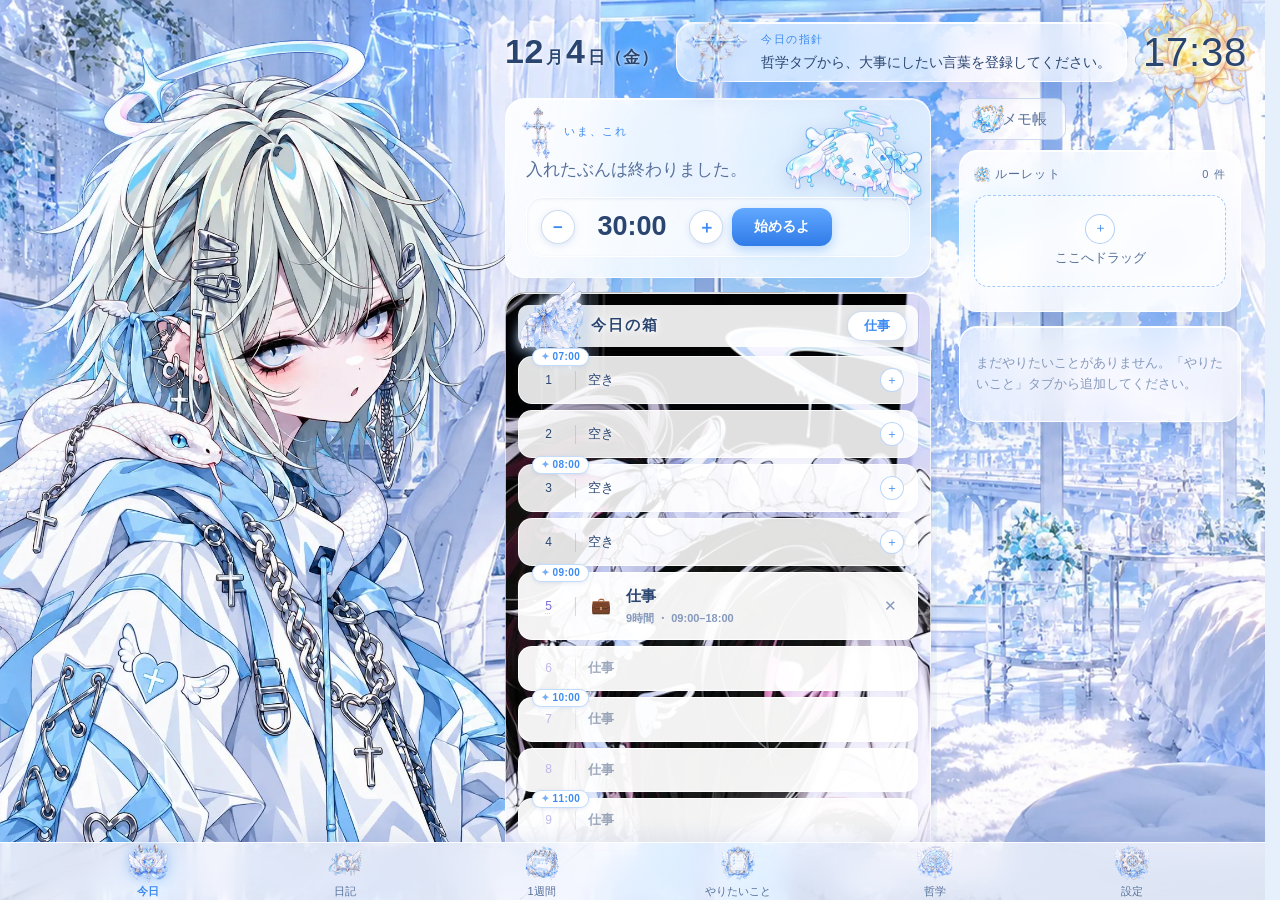
<file: index.html>
<!doctype html>
<html lang="ja">
<head>
<meta charset="utf-8">
<meta name="viewport" content="width=device-width, initial-scale=1">
<meta name="theme-color" content="#0f1115">
<!-- ▼ バージョン。上げるときは app.js の APP_VERSION と、下の2つの ?v= も同じ値に揃える -->
<meta name="app-version" content="2026-11-04.1">
<title>自己管理</title>
<!-- ▼ 画面のデザイン（設定タブで選ぶ。この端末だけ）。CSS より先に印を付けないと、
     開いた瞬間に一瞬だけダークが出てから切り替わる。選び方の本体は app.js の THEMES -->
<!--   何も選んでいない端末は天使。ダークを選ぶと "dark" が入る（印は付けない） -->
<script>try{var th=localStorage.getItem("jiko-kanri-theme");if(th===null)th="angel";if(th&&th!=="dark")document.documentElement.dataset.theme=th;}catch(e){document.documentElement.dataset.theme="angel";}</script>
<link rel="icon" href="data:image/svg+xml,<svg xmlns='http://www.w3.org/2000/svg' viewBox='0 0 100 100'><text y='.9em' font-size='90'>🧭</text></svg>">
<link rel="stylesheet" href="style.css?v=2026-11-04.1">
</head>
<body>

<!-- 古いキャッシュで動いていることを検知したら出る -->
<div class="updatebar" id="updateBar">
  <span>新しい版があります。読み込み直してください。</span>
  <button id="updateNow">最新に更新</button>
  <span class="note">やりたいことや画像は消えません</span>
</div>

<div class="wrap">
  <header>
    <div class="hleft">
      <div class="date" id="date"></div>
    </div>
    <div class="clock" id="clock">--:--</div>
  </header>

  <!-- ============ 今日（2カラム）============
       枠は画面の高さに固定して、左右それぞれの中でスクロールする。
       左：今日の指針／いま、これ／今日の箱　右：ルーレット／やりたいこと
       仕事／休みの切り替えと ＋− は「今日の箱」の中（app.js の renderBoxes）にある。
       ルーレットは右カラムの一番上に貼り付く（下までスクロールしてもドラッグ先が消えない） -->
  <section id="sec-now" class="on">
    <div class="home">
      <div class="col main">
        <div class="philo-bar" id="philoBar">
          <div class="label">今日の指針</div>
          <div class="text" id="philoText">哲学タブから、大事にしたい言葉を登録してください。</div>
        </div>
        <div class="now" id="nowCard"></div>
        <div id="boxList"></div>
        <div id="skippedList"></div>
        <div id="doneToday"></div>
      </div>
      <aside class="col side">
        <!-- メモ帳（やりたいことタブのものと同じ画面で開く。中身は別。app.js の openFinder("now")） -->
        <div class="row nowmemo"><button class="btn ghost" id="memoNowOpen"><span class="mk mk-memo">📝</span> メモ帳</button></div>
        <div id="rouletteBox"></div>
        <div id="unplaced"></div>
      </aside>
    </div>
  </section>

  <!-- ============ 1週間の予定（日曜はじまり。今週／来週の切り替え） ============ -->
  <section id="sec-week">
    <!-- この週に置くもの。一番上に置いて、スクロールしても貼り付く -->
    <div class="side weekside" id="weekSide"></div>
    <div id="weekWrap"></div>
  </section>

  <!-- ============ やりたいこと管理 ============ -->
  <section id="sec-tasks">
    <!-- やりたいことを見つけよう／メモ帳（どちらも同じ全画面で重なって開く。中身は app.js の renderFinder） -->
    <div class="row mt10"><button class="btn ghost" id="finderOpen"><span class="mk mk-finder">🌱</span> やりたいことを見つけよう</button><button class="btn ghost" id="memoOpen"><span class="mk mk-memo">📝</span> メモ帳</button></div>
    <h2>やりたいことを追加</h2>
    <div class="form">
      <input id="taskInput" placeholder="やりたいことを入力" autocomplete="off">
      <input class="mt8" id="taskUrl" placeholder="リンク（任意） https://..." autocomplete="off" inputmode="url" list="taskUrlList">
      <datalist id="taskUrlList"></datalist>
      <div class="row mt10">
        <span class="flabel">必要な箱</span>
        <input type="number" id="taskSize" min="1" max="16" value="1">
        <span class="fnote" id="taskSizeNote">箱 ＝ 30分</span>
      </div>
      <div class="chips mt10" id="freqChips">
        <button class="chip on" data-unit="once">単発</button>
        <button class="chip" data-unit="day">毎日</button>
        <button class="chip" data-unit="work">仕事の日</button>
        <button class="chip" data-unit="off">休みの日</button>
        <button class="chip" data-unit="week">週に</button>
        <button class="chip" data-unit="month">月に</button>
        <button class="chip" data-unit="days">N日に</button>
      </div>
      <div class="freqline mt10" id="freqLine" style="display:none">
        <span id="freqPre"></span>
        <input type="number" id="freqN" min="1" max="365" value="3" style="display:none">
        <span id="freqMid" style="display:none">日に</span>
        <input type="number" id="freqCount" min="1" max="99" value="1">
        <span>回</span>
      </div>
      <!-- 掴む未来（1つでもあるときだけ出る。中身は app.js の syncTaskGroupRow） -->
      <div class="row mt10" id="taskGroupRow" style="display:none">
        <span class="flabel">掴む未来</span>
        <select id="taskGroup"></select>
      </div>
      <div class="row mt10" style="justify-content:flex-end">
        <button class="btn" id="taskAdd">追加</button>
      </div>
    </div>

    <div id="taskList"></div>

  </section>

  <!-- ============ 日記 ============ -->
  <section id="sec-diary">
    <div class="diary-today">
      <div class="dhead">
        <div class="dtitle" id="diaryTitle"></div>
        <div class="dstate" id="diaryState"></div>
      </div>
      <div class="dfield" id="dDoneWrap">
        <label for="dDone">今日できたこと</label>
        <textarea id="dDone" placeholder="小さいことでいい。ひとつ書ければ十分"></textarea>
      </div>
      <div class="dfield" id="dGripeWrap" style="display:none">
        <label for="dGripe">今日の気持ち</label>
        <textarea id="dGripe" placeholder="誰にも見せない。好きに書く"></textarea>
      </div>
      <div class="dfield" id="dThanksWrap" style="display:none">
        <label for="dThanks">日常に感謝</label>
        <textarea id="dThanks" placeholder="あたりまえの中から、ひとつ"></textarea>
      </div>
      <!-- 自分で足したタグの欄。名前は自由なので app.js が組み立てる。
           打ちかけを消さないよう、並びが変わったときだけ作り直している -->
      <div id="diaryTags"></div>
      <div class="dmore" id="diaryMore">
        <button class="dtog" data-open="gripe">＋ 今日の気持ち</button>
        <button class="dtog" data-open="thanks">＋ 日常に感謝</button>
        <span id="diaryTagTogs"></span>
        <button class="dtog dtognew" id="diaryTagNew">＋ タグ</button>
      </div>
      <div class="dsave">
        <button class="btn" id="diarySaveBtn">保存する</button>
      </div>
    </div>

    <!-- 過去のもの。「同じ日に書いたもの」→「これまでの日記」の順。
         月の絞り込みの入力は静的に置いてある。描き直しで作り直すと、
         年を打っている途中で input が消えてフォーカスが飛ぶため -->
    <div id="diarySame"></div>
    <div class="dpasthead" id="diaryPastHead">
      <h2>これまでの日記</h2>
      <span class="dpcount" id="diaryCountLabel"></span>
      <div class="sp"></div>
      <input type="month" id="diaryMonthPick" aria-label="年月でしぼりこむ">
      <button class="dclear" id="diaryMonthAll">すべて</button>
    </div>
    <div class="chips dtagfilter" id="diaryTagFilter"></div>
    <div id="diaryPast"></div>
  </section>

  <!-- ============ 哲学 ============ -->
  <section id="sec-philo">
    <h2>人生哲学</h2>
    <button class="addtoggle" data-form="philoForm">＋ 言葉を追加</button>
    <div class="form" id="philoForm" style="display:none">
      <textarea id="philoInput" placeholder="大事にしたい考え方を書く&#10;例: 迷ったら、面倒な方を選ぶ"></textarea>
      <div class="row mt8" style="justify-content:flex-end">
        <button class="btn" id="philoAdd">追加</button>
      </div>
    </div>
    <div id="philoList"></div>

    <h2>やったときの一言</h2>
    <button class="addtoggle" data-form="cheerForm">＋ 一言を追加</button>
    <div class="form" id="cheerForm" style="display:none">
      <input id="cheerInput" placeholder="例: やったぜ！" autocomplete="off">
      <div class="row mt8" style="justify-content:flex-end">
        <button class="btn" id="cheerAdd">追加</button>
      </div>
    </div>
    <div id="cheerList"></div>

    <h2>お気に入りの画像</h2>
    <div class="empty-note" style="padding-top:0">
      <b>8枚まで。</b>その日の1枚が「今日の箱」の背景になります。
    </div>
    <div class="row">
      <button class="btn ghost" id="btnAddImg">画像を追加</button>
      <span class="fnote" id="imgNote"></span>
    </div>
    <input type="file" id="imgInput" accept="image/*" multiple style="display:none">
    <div id="imgList"></div>
  </section>

  <!-- ============ 設定 ============ -->
  <section id="sec-set">
    <!-- 2026-10-23 から：起きる〜寝るを30分ずつ箱にする（平日も休みの日も同じ数）。
         仕事の日は、仕事の時間の箱に「仕事」が入る。どちらも app.js の renderSettings -->
    <h2>起きる時刻と寝る時刻</h2>
    <div class="form">
      <div class="row">
        <span class="flabel">起きる</span>
        <input type="time" id="wakeTime" step="1800">
      </div>
      <div class="row mt8">
        <span class="flabel">寝る</span>
        <input type="time" id="sleepTime" step="1800">
      </div>
      <div class="empty-note" id="dayTimeNote"></div>
    </div>

    <h2>仕事の時間</h2>
    <div class="form">
      <div class="row">
        <input type="time" id="workFrom" step="1800">
        <span class="fnote">から</span>
        <input type="time" id="workTo" step="1800">
        <span class="fnote">まで</span>
      </div>
      <div class="empty-note" id="workNote"></div>
    </div>

    <h2>ほかの端末と同期</h2>
    <div class="empty-note" style="padding-top:0">
      <b>合言葉を忘れると、預けたものは二度と開けません。</b>紙に控えておいてください。
    </div>
    <div class="form">
      <div class="row">
        <span class="flabel">アドレス</span>
        <input id="syncUrl" style="flex:1" spellcheck="false" autocomplete="off"
               placeholder="https://iamidle.vercel.app/api/sync">
      </div>
      <div class="row mt8">
        <span class="flabel">名前</span>
        <input id="syncName" style="flex:1" spellcheck="false" autocomplete="off" placeholder="nikunokuni">
      </div>
      <div class="row mt8">
        <span class="flabel">合言葉</span>
        <input id="syncPass" type="password" style="flex:1" spellcheck="false" autocomplete="off"
               placeholder="ほかの端末と同じもの">
      </div>
      <div class="row mt10" style="justify-content:flex-end">
        <button class="btn" id="syncSave">つなぐ</button>
      </div>
    </div>
    <div class="row">
      <button class="btn ghost" id="syncGo">いま合わせる</button>
      <button class="btn ghost" id="syncOff" style="display:none">この端末の同期をやめる</button>
    </div>
    <div id="syncNote"></div>

    <!-- 招待コードで始める（はじめての人だけ。つないでいる端末では隠す。中身は app.js の bindSync） -->
    <div id="regWrap">
      <div class="row mt10">
        <button class="btn ghost" id="regOpen">招待コードで新しく始める</button>
      </div>
      <div class="form mt8" id="regForm" style="display:none">
        <div class="row">
          <span class="flabel">招待コード</span>
          <input id="regCode" style="flex:1" spellcheck="false" autocomplete="off" placeholder="ABCD-EFGH-JKMN">
        </div>
        <div class="row mt8">
          <span class="flabel">名前</span>
          <input id="regName" style="flex:1" spellcheck="false" autocomplete="off" placeholder="英数字と - _ で2〜20文字">
        </div>
        <div class="row mt8">
          <span class="flabel">合言葉</span>
          <input id="regPass" type="password" style="flex:1" spellcheck="false" autocomplete="new-password"
                 placeholder="12文字以上。自分で決める">
        </div>
        <div class="row mt8">
          <span class="flabel">もう一度</span>
          <input id="regPass2" type="password" style="flex:1" spellcheck="false" autocomplete="new-password"
                 placeholder="同じ合言葉">
        </div>
        <div class="row mt10" style="justify-content:flex-end">
          <button class="btn" id="regGo">登録してつなぐ</button>
        </div>
      </div>
    </div>

    <!-- 招待コードを出す（管理者だけに出る。中身は app.js の renderInvites） -->
    <div id="invWrap" style="display:none">
      <h2>招待コード</h2>
      <div class="form">
        <div class="row">
          <span class="flabel">使える回数</span>
          <input type="number" id="invUses" min="1" max="100" value="1" style="width:80px">
          <span class="fnote">回</span>
        </div>
        <div class="row mt8">
          <span class="flabel">期限</span>
          <input type="number" id="invDays" min="1" max="90" value="7" style="width:80px">
          <span class="fnote">日後まで</span>
        </div>
        <div class="row mt8">
          <span class="flabel">メモ</span>
          <input id="invLabel" style="flex:1" maxlength="40" autocomplete="off" placeholder="誰に渡すか（なくてもよい）">
        </div>
        <div class="row mt10" style="justify-content:flex-end">
          <button class="btn" id="invMake">コードを出す</button>
        </div>
      </div>
      <div id="invList"></div>
    </div>

    <h2>画面のデザイン</h2>
    <div class="chips" id="themeChips"></div>

    <h2>タイマーの音</h2>
    <div class="empty-note" style="padding-top:0">
      <b>最初の10秒だけ</b>鳴ります。
    </div>
    <div class="row">
      <button class="btn ghost" id="btnAddSnd">音を選ぶ</button>
      <button class="btn ghost" id="btnTestSnd">試しに鳴らす</button>
      <button class="btn ghost" id="btnResetSnd">既定の音に戻す</button>
    </div>
    <input type="file" id="sndInput" accept="audio/*" style="display:none">
    <div id="sndNote"></div>

    <h2>ブラウザの場所（起動ファイル用）</h2>
    <div class="empty-note" style="padding-top:0">
      ふつうは<b>空のままでかまいません</b>。起動ファイルに「見つかりませんでした」と出たときだけ入れてください。
    </div>
    <div class="form" id="browserPaths"></div>

    <h2>減らした箱（今月）</h2>
    <div id="cutStats"></div>

    <h2>データ</h2>
    <div id="stats"></div>
    <div class="row mt8" style="margin-top:16px">
      <button class="btn ghost" id="btnExport">バックアップ書き出し</button>
      <button class="btn ghost" id="btnImport">読み込み</button>
      <!-- ▼ ボタンと同じ箱に入れるため、行の中に置いて1行ぶん取る。
           人からもらったファイルは読み込ませない（中身をそのまま信じて取り込み、起動ファイルの引数にも入るため） -->
      <div class="empty-note" style="flex-basis:100%;padding:2px 2px 0">※必ず自分で書き出したものを読み込むようにしてください。</div>
    </div>
    <input type="file" id="fileInput" accept="application/json" style="display:none">

    <h2>バージョンと更新</h2>
    <div id="verBox"></div>

    <h2>リセット</h2>
    <button class="btn ghost" id="btnClearDone">完了した単発のやりたいことを消す</button>
    <div class="empty-note">
      データはこの端末のブラウザ内にのみ保存されます。<br>
      ブラウザのデータ削除に備えて、ときどき書き出しておくと安全です。
    </div>
  </section>
</div>

<nav>
  <div class="inner">
    <button data-tab="now" class="on"><span class="ic">🎯</span>今日</button>
    <button data-tab="diary"><span class="ic">📔</span>日記</button>
    <button data-tab="week"><span class="ic">🗓</span>1週間</button>
    <button data-tab="tasks"><span class="ic">📋</span>やりたいこと</button>
    <button data-tab="philo"><span class="ic">🧭</span>哲学</button>
    <button data-tab="set"><span class="ic">⚙️</span>設定</button>
  </div>
</nav>

<!-- やりたいことを見つけよう。やりたいことタブの上に全画面で重なる（PC用）。
     中身は app.js の renderFinder が組み立てる。保存は別のキー（jiko-kanri-finder-v1）で、同期しない -->
<div class="finder" id="finder">
  <div class="fdbar">
    <div class="fdtitle" id="fdTitle">やりたいことを見つけよう</div>
    <div class="fdsteps" id="fdSteps"></div>
    <div class="fdend">
      <button class="btn ghost" id="fdReset">まっさらに戻す</button>
      <button class="btn ghost" id="fdMemoClear">全部消す</button>
      <button class="iconbtn" id="fdClose" title="閉じる">✕</button>
    </div>
  </div>
  <div class="fdbody" id="fdBody"></div>
</div>

<div class="toast" id="toast"></div>

<!-- 完了したときの一言（ドーンと出る） -->
<div class="cheer" id="cheer"><div class="ctxt" id="cheerText"></div></div>

<!-- アプリ内ダイアログ（confirm/prompt の代わり） -->
<div class="modal" id="modal">
  <div class="sheet">
    <div class="mtitle" id="mTitle"></div>
    <div class="mdesc" id="mDesc"></div>
    <input id="mInput" style="display:none" autocomplete="off">
    <div class="mextra" id="mExtra" style="display:none"></div>
    <div class="mbtns">
      <button class="btn danger" id="mAlt" style="display:none"></button>
      <button class="btn ghost" id="mCancel">やめる</button>
      <button class="btn" id="mOk">OK</button>
    </div>
  </div>
</div>

<!-- やりたいことの編集（名前・くり返し・回数・箱数・曜日と時刻・まだ先の予定） -->
<div class="modal" id="editModal">
  <div class="sheet wide">
    <div class="mtitle" id="edTitle"></div>
    <div id="edBody"></div>
    <div class="mbtns">
      <button class="btn ghost" id="edCancel">やめる</button>
      <button class="btn" id="edOk">保存</button>
    </div>
  </div>
</div>

<!-- やりたいことに紐づくリンク・アプリの編集 -->
<div class="modal" id="linkModal">
  <div class="sheet wide">
    <div class="mtitle" id="lkTitle"></div>
    <div id="lkRows"></div>
    <div class="row mt10 lkadd">
      <button class="btn ghost" id="lkAddUrl">＋ リンク</button>
      <button class="btn ghost" id="lkAddApp">＋ アプリ</button>
      <button class="btn ghost" id="lkBat">起動ファイル(.bat)を書き出す</button>
    </div>
    <div class="empty-note" id="lkNote"></div>
    <div class="mbtns">
      <button class="btn ghost" id="lkCancel">やめる</button>
      <button class="btn" id="lkOk">保存</button>
    </div>
  </div>
</div>

<script src="app.js?v=2026-11-04.1"></script>
</body>
</html>
</file>
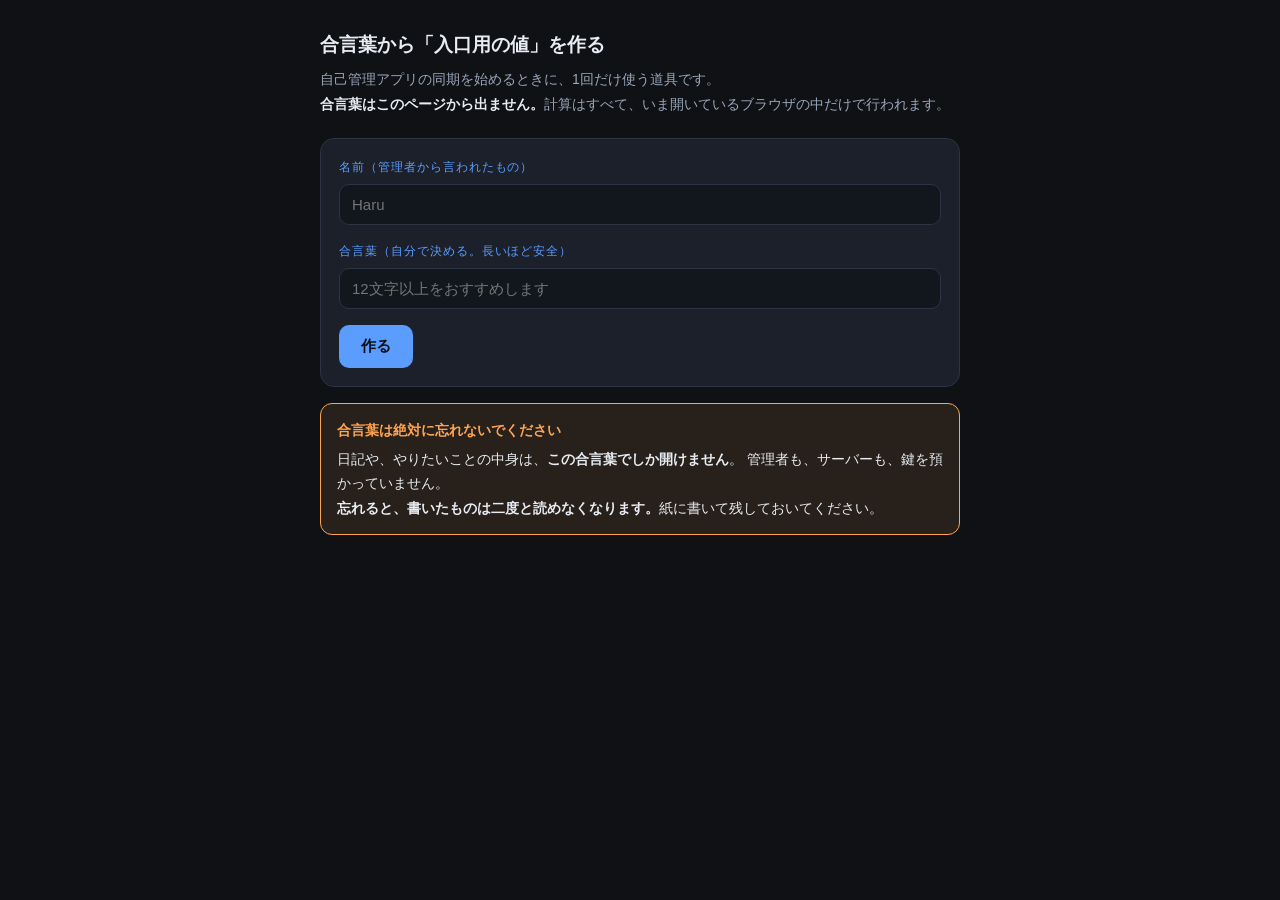
<file: sync/key.html>
<!doctype html>
<html lang="ja">
<head>
<meta charset="utf-8">
<meta name="viewport" content="width=device-width, initial-scale=1">
<title>合言葉から「入口用の値」を作る</title>
<style>
:root{--bg:#0f1115;--card:#1b202a;--line:#2c3342;--fg:#e8ecf3;--dim:#9aa5b8;--faint:#6b7688;--accent:#5b9cff;--warn:#ffa552}
*{box-sizing:border-box}
body{margin:0;background:var(--bg);color:var(--fg);font-size:15px;line-height:1.75;
 font-family:-apple-system,BlinkMacSystemFont,"Segoe UI","Hiragino Kaku Gothic ProN","Yu Gothic UI","Meiryo",sans-serif}
.wrap{max-width:680px;margin:0 auto;padding:28px 20px 80px}
h1{font-size:19px;margin:0 0 6px}
.lead{color:var(--dim);font-size:14px;margin-bottom:22px}
.card{background:var(--card);border:1px solid var(--line);border-radius:14px;padding:18px;margin-bottom:16px}
label{display:block;font-size:12px;letter-spacing:.08em;color:var(--accent);margin-bottom:6px}
input{width:100%;padding:11px 12px;font-size:15px;font-family:inherit;border-radius:10px;
 border:1px solid var(--line);background:#12161d;color:var(--fg)}
input+label{margin-top:16px}
button{margin-top:16px;background:var(--accent);color:#0b1017;border:none;border-radius:10px;
 padding:12px 22px;font-size:15px;font-weight:700;font-family:inherit;cursor:pointer}
button:disabled{opacity:.5;cursor:default}
.out{margin-top:16px;display:none}
.val{background:#12161d;border:1px solid var(--line);border-radius:10px;padding:12px;
 font-family:ui-monospace,Consolas,monospace;font-size:13px;word-break:break-all;user-select:all}
.note{color:var(--faint);font-size:13px;margin-top:10px}
.warn{border-color:var(--warn);color:var(--warn)}
b{color:var(--fg)}
.big{background:rgba(255,165,82,.1);border:1px solid var(--warn);border-radius:12px;padding:14px 16px;font-size:14px}
.big .t{color:var(--warn);font-weight:700;margin-bottom:4px}
</style>
</head>
<body>
<div class="wrap">
  <h1>合言葉から「入口用の値」を作る</h1>
  <div class="lead">
    自己管理アプリの同期を始めるときに、1回だけ使う道具です。<br>
    <b>合言葉はこのページから出ません。</b>計算はすべて、いま開いているブラウザの中だけで行われます。
  </div>

  <div class="card">
    <label for="name">名前（管理者から言われたもの）</label>
    <input id="name" autocomplete="off" spellcheck="false" placeholder="Haru">

    <label for="pass">合言葉（自分で決める。長いほど安全）</label>
    <input id="pass" type="text" autocomplete="off" spellcheck="false" placeholder="12文字以上をおすすめします">

    <button id="go">作る</button>

    <div class="out" id="out">
      <label style="margin-top:20px">入口用の値（これを管理者に渡す）</label>
      <div class="val" id="val"></div>
      <div class="note">
        この値から、合言葉を逆に割り出すことはできません。渡しても、日記の中身は読まれません。
      </div>
    </div>
  </div>

  <div class="big">
    <div class="t">合言葉は絶対に忘れないでください</div>
    日記や、やりたいことの中身は、<b>この合言葉でしか開けません</b>。
    管理者も、サーバーも、鍵を預かっていません。<br>
    <b>忘れると、書いたものは二度と読めなくなります。</b>紙に書いて残しておいてください。
  </div>
</div>

<script>
"use strict";
/* ▼▼ この作り方は app.js 側にも同じものがある。片方だけ直さないこと ▼▼
   合言葉から3つの値を作る。作り方を変えると、これまでのデータが開けなくなる。

     入口用（auth） … サーバーに送る。「この人だ」の確認だけに使う
     中身の鍵（enc） … 送らない。暗号化と復号にだけ使う
     見出しの鍵（id）… 送らない。日付やIDを伏せるのに使う

   auth は master を一方向に潰した値なので、これを渡しても enc は作れない。
   だから「入口用の値を管理者に渡しても、中身は読まれない」が成り立つ。
*/
/* ▼ この "iamidol" は綴り間違いのままで正しい。直してはいけない。
   置き場のアドレスやリポジトリ名とは無関係の、鍵を作るための材料（塩）。
   変えると今までのデータが開けなくなる。app.js の SYNC_SALT と必ず同じ値にすること */
const SALT_PREFIX = "iamidol.sync.v1:";
const ROUNDS = 200000;

async function deriveAuth(name, pass){
  const te = new TextEncoder();
  const base = await crypto.subtle.importKey("raw", te.encode(pass), "PBKDF2", false, ["deriveBits"]);
  const master = new Uint8Array(await crypto.subtle.deriveBits({
    name: "PBKDF2",
    salt: te.encode(SALT_PREFIX + name),   // 名前を塩に混ぜる。同じ合言葉でも人が違えば別の鍵になる
    iterations: ROUNDS,
    hash: "SHA-256"
  }, base, 256));
  const label = te.encode("auth");
  const buf = new Uint8Array(master.length + label.length);
  buf.set(master, 0); buf.set(label, master.length);
  const out = new Uint8Array(await crypto.subtle.digest("SHA-256", buf));
  return [...out].map(b => b.toString(16).padStart(2, "0")).join("");
}

const $ = id => document.getElementById(id);
$("go").onclick = async ()=>{
  const name = $("name").value.trim();
  const pass = $("pass").value;
  if(!name || !pass){ alert("名前と合言葉の両方を入れてください"); return; }
  if(!crypto.subtle){ alert("このブラウザでは計算できません（https で開いてください）"); return; }
  $("go").disabled = true; $("go").textContent = "計算中…";
  try{
    $("val").textContent = await deriveAuth(name, pass);
    $("out").style.display = "block";
  }catch(e){
    alert("作れませんでした: " + (e && e.message || e));
  }
  $("go").disabled = false; $("go").textContent = "作り直す";
};
</script>
</body>
</html>
</file>
<file: style.css>
/* ============================================================
   自己管理アプリ スタイル
   PC前提。ホームは2カラム、下部タブは4つのまま残す
   ============================================================ */

:root{
  --bg:#0f1115;
  --bg2:#161a21;
  --card:#1b202a;
  --card2:#232936;
  --line:#2c3342;
  --fg:#e8ecf3;
  --fg-dim:#9aa5b8;
  --fg-faint:#6b7688;
  --accent:#5b9cff;
  --accent2:#ffd166;
  --ok:#4ecb8f;
  --warn:#ffa552;
  --danger:#ff6b6b;
  /* ▼ デザインの切り替え（設定タブ）で差し替える値。下の「デザイン：◯◯」の節が上書きする。
       色を足すときは、ここに名前を作ってから使うこと。じかに書くと、ほかのデザインで浮く */
  --accent-rgb:91,156,255;      /* --accent を薄く敷くとき用。rgba(var(--accent-rgb),.1) */
  --accent2-rgb:255,209,102;
  --warn-rgb:255,165,82;
  --ok-rgb:78,203,143;
  --on-accent:#0b1017;          /* --accent を塗ったボタンの上の字 */
  --on-accent2:#241c00;         /* --accent2 を塗ったボタンの上の字 */
  --radius:14px;
  --navh:58px;          /* 下のタブ帯の高さ。帯そのものにも、今日タブの下の空けにも、これ1つを使う */
}
*{box-sizing:border-box}
html,body{margin:0;padding:0}
/* ▼ 縦スクロールバーのぶんを、出ていないタブでも空けておく。
     空けないと、長いページ（やりたいこと・設定）に移ったときだけ画面が
     スクロールバーのぶん狭くなり、下のタブ帯まで一緒に動く */
html{scrollbar-gutter:stable}
/* ▼ 横にはみ出したぶんでスクロールバーを出さない。
     天使・闇の時計の後ろの飾り（#clock::before）は、もとは大きく描いて右へはみ出させていた（いまは太陽と月で小さいが、念のため残す）。
     はみ出した先は画面の外で、もともと見えない。それなのにPCでは、ページの下に横のスクロールバーが出ていた
     （1週間・やりたいこと・哲学・設定。2026-10-14 本人）。
     ▼ body には付けないこと。付けると body が自分でスクロールする箱になり、縦のスクロールまで変わる */
html{overflow-x:hidden}
body{
  background:var(--bg);
  color:var(--fg);
  font-family:-apple-system,BlinkMacSystemFont,"Segoe UI","Hiragino Kaku Gothic ProN","Yu Gothic UI","Meiryo",sans-serif;
  font-size:15px;line-height:1.6;
  padding-bottom:88px;
  -webkit-font-smoothing:antialiased;
}
.wrap{max-width:1180px;margin:0 auto;padding:0 24px}

/* ---------- 更新のお知らせ ---------- */
.updatebar{
  display:none;
  align-items:center;gap:12px;flex-wrap:wrap;
  background:var(--accent2);color:var(--on-accent2);
  padding:10px 24px;font-size:14px;font-weight:700;
}
.updatebar.on{display:flex}
.updatebar button{
  background:var(--on-accent2);color:var(--accent2);border:none;border-radius:8px;
  padding:7px 14px;font-size:14px;font-weight:700;font-family:inherit;cursor:pointer;
}
.updatebar button:hover{filter:brightness(1.25)}
.updatebar .note{font-weight:400;opacity:.75;font-size:12px}

/* ---------- header ---------- */
header{padding:20px 0 4px;display:flex;align-items:flex-start;justify-content:space-between;gap:16px}
/* ▼ 日付は大きく（2026-10-16 本人。「午前・平日」の行と、年はやめた）。数字だけ大きく、月・日・曜日は <small> で小さく。
     縮めない。幅が足りなければ今日の指針のほうが細くなる。
     後ろの太陽と月（.hdeco）は 2026-10-23 にやめた（本人）。太陽と月は時計の後ろだけ */
.hleft{position:relative;flex:none;align-self:center}
.date{
  position:relative;z-index:1;white-space:nowrap;
  font-size:clamp(24px,7vw,34px);font-weight:700;letter-spacing:.02em;line-height:1.1;color:var(--fg);
}
.date small{font-size:.5em;font-weight:600;letter-spacing:.04em;margin:0 .12em}
/* スマホの細い画面では、大きくした日付に押されて時刻が右にはみ出す。時刻のほうを少し小さく */
@media (max-width:400px){ header .clock, html[data-theme] header .clock{font-size:30px} }
.clock{font-size:30px;font-weight:300;color:var(--fg-dim);font-variant-numeric:tabular-nums;flex:none}

/* ---------- philosophy banner ---------- */
.philo-bar{
  margin:0 0 14px;padding:14px 18px;
  background:linear-gradient(135deg,#1d2431,#171b24);
  border:1px solid var(--line);border-left:3px solid var(--accent2);
  border-radius:var(--radius);cursor:pointer;
}
.philo-bar .label{font-size:11px;letter-spacing:.14em;color:var(--accent2);opacity:.8}
.philo-bar .text{font-size:16px;line-height:1.7;margin-top:5px;white-space:pre-wrap}
/* ▼ PC ではヘッダーの中（日付と時刻のあいだ）に置く（app.js の placePhiloBar()）。2026-10-11 本人。
     長い言葉でヘッダーが伸びないよう、2行で切る。ヘッダーは全タブ共通なので、今日タブ以外では隠す */
header .philo-bar{flex:1;min-width:0;margin:0;padding:8px 14px;align-self:center;position:relative;z-index:1}  /* 時計の後ろの羽より手前 */
header .philo-bar .text{
  font-size:14px;line-height:1.6;margin-top:2px;
  display:-webkit-box;-webkit-box-orient:vertical;-webkit-line-clamp:2;overflow:hidden;
}
body:not(.now-fixed) header .philo-bar{display:none}

/* ---------- tabs（6つ） ----------
   ▼ 帯の高さは --navh で決め打ちにしてある。**中身で伸び縮みさせないこと。**
     もとは中身なりの高さだったので、
     ・「やりたいこと」の字が折り返す（狭い画面）
     ・スクロールバーが出て帯が少し狭くなり、折り返す側に倒れる（長いページ）
     この2つで、タブによって帯の高さが変わっていた。押す場所がずれるので直した（2026-09-10） */
nav{
  position:fixed;left:0;right:0;bottom:0;z-index:50;
  height:var(--navh);            /* 上の線こみでこの高さ（box-sizing:border-box）。
                                    今日タブが下に空ける量と、ぴったり同じになる */
  background:rgba(15,17,21,.94);backdrop-filter:blur(12px);
  border-top:1px solid var(--line);
}
nav .inner{max-width:1180px;margin:0 auto;display:flex;height:100%}
nav button{
  flex:1;min-width:0;background:none;border:none;color:var(--fg-faint);
  padding:0;font-family:inherit;cursor:pointer;
  display:flex;flex-direction:column;align-items:center;justify-content:center;gap:3px;
  /* 折り返させない。狭い画面では字だけ小さくして、6つを1行に収める。
     ▼ いちばん長い「やりたいこと」（6文字）が枠に収まるかで決まる。
       枠は画面幅の 1/6。文字は 2.5vw × 6 = 15vw なので、1/6（16.7vw）に収まる。
       この数字を上げると、狭い画面で字が枠からはみ出す */
  white-space:nowrap;
  font-size:clamp(8px, 2.5vw, 11px);
}
nav button .ic{font-size:clamp(16px, 4.6vw, 19px);line-height:1}
nav button:hover{color:var(--fg-dim)}
nav button.on{color:var(--accent)}

section{display:none}
section.on{display:block}

h2{font-size:12px;letter-spacing:.12em;color:var(--fg-faint);font-weight:600;margin:22px 0 9px}

/* ---------- ホームの2カラム ----------
   左：今日の指針・いま、これ・今日の箱　／　右：やりたいこと・ルーレット
   ------------------------------------ */
.home{
  display:grid;
  grid-template-columns:minmax(0,1fr) minmax(0,340px);
  gap:22px;align-items:start;
}
.home .col{min-width:0}

/* ▼ 今日タブだけ、枠を画面の高さに固定して、左右それぞれの中でスクロールさせる。
     印は switchTab() が body に付ける。ほかのタブはページ全体がこれまでどおり動く。
     ・nav は position:fixed なので、その高さぶんを .wrap の下に空けている
     ・列に overflow を効かせるには min-height:0 が要る（grid/flex の既定は auto で縮まない）
     ・狭い画面（600px 以下）では1カラムに戻り、固定もやめる（下の @media） */
body.now-fixed{
  height:100vh;height:100dvh;
  overflow:hidden;padding-bottom:0;
  display:flex;flex-direction:column;
}
body.now-fixed .wrap{
  flex:1;min-height:0;display:flex;flex-direction:column;
  padding-bottom:var(--navh);
}
body.now-fixed #sec-now.on{flex:1;min-height:0;display:flex;flex-direction:column;padding-top:10px}
body.now-fixed .home{flex:1;min-height:0;align-items:stretch}
body.now-fixed .home .col{
  min-height:0;overflow-y:auto;overscroll-behavior:contain;
  padding-right:6px;                 /* スクロールバーが中身に重ならないように */
}
/* 中身が下まで来たとき、最後の行が切り立って見えないように少しだけ空ける */
body.now-fixed .home .col::after{content:"";display:block;height:10px}

/* ▼ ルーレットは右カラムの一番上に貼り付ける（2026-08-15）。
     やりたいことが増えて下までスクロールしても、ドラッグの落とし先が画面から消えない。
     ・貼り付く相手は「スクロールしている枠」＝ .col なので、
       .col が overflow を持っている今日タブ（body.now-fixed）でだけ効く
     ・下地（--bg）を敷かないと、パネルの隙間から下の中身が透けて見える
     ・候補が増えたときのために丈を切ってある。切らないと、
       ルーレットだけで枠が埋まって、ドラッグの元になる一覧に手が届かなくなる。
       落とし先（「ここにドラッグして候補を足す」）はパネルの先頭にあるので、
       丈を切っても、落とし先そのものは必ず見えている */
/* ルーレットの上のメモ帳のボタン */
.side .nowmemo{margin-bottom:10px}
body.now-fixed .side #rouletteBox{
  position:sticky;top:0;z-index:20;
  background:var(--bg);
  max-height:50%;overflow-y:auto;
}

/* ▼ 2カラムをやめる幅を 900 → 600 に下げた（2026-08-17）。
     ノートPCで「あと少しで2カラムにならない」ことがあったため。
     ただし右の列を 340px のままにすると、600px では左が細くなりすぎる。
     900px を切ったところから、右の列と隙間を少しずつ詰めて左に幅を残す */
@media (max-width:900px){
  .home{
    grid-template-columns:minmax(0,1fr) minmax(0,clamp(230px,38vw,340px));
    gap:14px;
  }
}

@media (max-width:600px){
  .home{grid-template-columns:minmax(0,1fr);gap:22px}
  /* 狭いときは固定をやめる。1カラムで縦に長いので、ページごとスクロールしたほうが読める */
  body.now-fixed{height:auto;overflow:visible;display:block;padding-bottom:88px}
  body.now-fixed .wrap{display:block;padding-bottom:0}
  body.now-fixed #sec-now.on{display:block;padding-top:0}
  body.now-fixed .home .col{overflow-y:visible;padding-right:0}
  body.now-fixed .home .col::after{display:none}
  /* 貼り付ける相手（枠）が無くなるので、ここで解く。
     解かないと画面そのものに貼り付いて、ヘッダーの上に居座る */
  body.now-fixed .side #rouletteBox{position:static;max-height:none;overflow-y:visible;background:none}
}

/* ▼ スマホは、ページそのものはスクロールさせず、.wrap の中だけをスクロールさせる（2026-10-11）。
     ページごとスクロールすると、ブラウザのアドレスバーが出たり引っ込んだりして下のタブ帯が上下し、
     いちばん上・下でのはね返りで背景の絵も一緒に動いていた。
     ・html と body は画面の高さで止めて動かさない。帯（nav）と背景（body::before）は position:fixed のまま
     ・タブを切り替えたときに上に戻すのは、window ではなく .wrap（app.js の switchTab()）
     ・代わりにアドレスバーは引っ込まなくなる */
@media (max-width:600px){
  html{height:100%;overflow:hidden}
  body,body.now-fixed{
    height:100%;height:100dvh;overflow:hidden;padding-bottom:0;
    display:flex;flex-direction:column;
  }
  .wrap,body.now-fixed .wrap{
    flex:1;min-height:0;width:100%;
    overflow-y:auto;overscroll-behavior:contain;-webkit-overflow-scrolling:touch;
    padding-bottom:88px;
  }
}

/* ---------- now card ---------- */
.now{
  background:linear-gradient(135deg,#213050,#1a2030);
  border:1px solid #33456b;border-radius:18px;padding:20px;margin-bottom:14px;
}
.now .label{font-size:11px;letter-spacing:.16em;color:var(--accent)}
.now .txt{font-size:25px;font-weight:700;line-height:1.45;margin:8px 0 6px;white-space:pre-wrap}
.now .sub{font-size:13px;color:var(--fg-dim);margin-bottom:16px}
.now .empty{font-size:17px;font-weight:500;color:var(--fg-dim);margin:10px 0 4px;white-space:pre-wrap}
.now .txt a{color:inherit;text-decoration:none}
.now .btnrow{display:flex;gap:8px;align-items:center;flex-wrap:wrap}
.now button{
  background:var(--accent);color:var(--on-accent);border:none;border-radius:10px;
  padding:11px 20px;font-size:15px;font-weight:700;font-family:inherit;cursor:pointer;
}
.now button:hover{filter:brightness(1.08)}
.now .open{
  background:none;border:1px solid rgba(255,255,255,.22);color:var(--fg);
  font-weight:600;text-decoration:none;display:inline-flex;align-items:center;
  padding:11px 18px;border-radius:10px;font-size:15px;
}
.now .skip{
  background:none;border:none;color:var(--fg-dim);
  font-size:13px;padding:11px 4px;text-decoration:underline;
  font-family:inherit;cursor:pointer;font-weight:400;
}

/* ---------- いま、これ の中のタイマー ---------- */
.now .timer{
  display:flex;align-items:center;gap:9px;flex-wrap:wrap;
  margin-top:14px;padding:9px 12px;
  background:rgba(0,0,0,.24);border:1px solid rgba(255,255,255,.13);border-radius:12px;
}
.now .timer .ttime{
  font-size:27px;font-weight:700;line-height:1.1;
  font-variant-numeric:tabular-nums;min-width:96px;text-align:center;
}
.now .timer.run .ttime{color:var(--accent)}
.now .timer.done .ttime{color:var(--warn)}
/* ＋− は数字の左右に置く小さい四角。.now button の大きい塗りを上書きする */
.now .tadj{
  background:none;border:1px solid rgba(255,255,255,.22);color:var(--fg);
  width:34px;height:34px;padding:0;border-radius:9px;
  font-size:17px;font-weight:700;line-height:1;flex:none;
}
.now .tadj:hover{border-color:var(--accent);color:var(--accent);filter:none}
.now .tgo{padding:9px 18px;font-size:14px;border-radius:10px}
.now .tgo.off{background:none;border:1px solid rgba(255,255,255,.22);color:var(--fg-dim)}
.now .tnote{font-size:11px;color:var(--fg-faint)}
.now .timer.done .tnote{color:var(--warn);font-size:13px;font-weight:700}
.now .tquiet{
  background:none;border:1px solid var(--warn);color:var(--warn);
  padding:7px 12px;font-size:12px;font-weight:600;border-radius:9px;
}
/* 時間になったら、気づけるように点滅させる */
.now .timer.done{border-color:var(--warn);animation:tblink 1s ease-in-out 6}
@keyframes tblink{
  0%,100%{background:rgba(0,0,0,.24)}
  50%{background:rgba(var(--warn-rgb),.22)}
}

/* ---------- 箱の列 ---------- */
.boxrow{
  position:relative;
  display:flex;align-items:center;gap:12px;
  background:var(--card);border:1px solid var(--line);border-radius:12px;
  padding:11px 13px;margin-bottom:6px;
}
/* 時刻の線。ちょうど◯時のところだけに出す目安 */
.boxrow .bclock{
  position:absolute;left:13px;top:-8px;
  font-size:10px;color:var(--accent2);background:var(--bg);
  padding:0 5px;border-radius:99px;letter-spacing:.04em;pointer-events:none;
}
.boxrow .bi{
  flex:none;min-width:44px;text-align:center;
  font-size:12px;color:var(--fg-faint);font-variant-numeric:tabular-nums;
  border-right:1px solid var(--line);padding-right:10px;
}
.boxrow .bt{flex:1;min-width:0;font-size:15px;word-break:break-word}
.boxrow .bs{font-size:11px;color:var(--fg-faint);margin-top:2px}
/* 仕事（2026-10-23）。✓ の代わりに印を置いて、字の位置をほかの行とそろえる */
.boxrow .wmark{width:26px;flex:none;text-align:center;font-size:16px;line-height:1}
.boxrow.work .bt, .wkbox.work .wktxt{font-weight:600}
/* 箱の数の直し。行に部品を足さず、もともとある左の番号を押させる。
   ＋− を行に並べると、すぐ下の「その日の箱の ＋−」と取り違えるので置かない */
/* 押せると気づけるように、点線を薄く敷いておく（番号は目立たせすぎない） */
.boxrow .bi.pick{
  cursor:pointer;border-radius:9px 0 0 9px;
  text-decoration:underline dotted rgba(255,255,255,.28);text-underline-offset:3px;
}
.boxrow .bi.pick:hover{color:var(--accent);background:var(--card2)}
/* 押したときに行の下へ出る選択列 */
.bpick{
  display:flex;align-items:center;gap:6px;flex-wrap:wrap;
  margin:-2px 0 6px;padding:8px 10px;
  background:var(--card2);border:1px solid var(--line);border-radius:11px;
}
.bpick .lb{font-size:11px;color:var(--fg-faint);flex:none}
.bpick .chip{padding:5px 12px;font-size:12px;font-variant-numeric:tabular-nums}
.boxrow.empty{border-style:dashed;background:none}
.boxrow.empty .bt{color:var(--fg-faint);font-size:13px}
/* 押すと、その箱に予定を入れられる空き箱 */
.boxrow.empty.tap{cursor:pointer}
.boxrow.empty.tap:hover{border-color:var(--accent);background:rgba(var(--accent-rgb),.08)}
.boxrow.empty.tap:hover .bt{color:var(--accent)}
/* ドラッグ中の受け皿 */
.boxrow.over{border-color:var(--accent);border-style:solid;background:rgba(var(--accent-rgb),.12)}
.boxrow.over .bt{color:var(--accent)}
.boxrow[draggable="true"]{cursor:grab}
.boxrow.dragging,.item.dragging{opacity:.35}
.grip{flex:none;color:var(--fg-faint);font-size:13px;cursor:grab;line-height:1;padding:0 2px}
.grip:active{cursor:grabbing}
.boxrow.current{border-color:var(--accent);background:#1d2534}
.boxrow.done{opacity:.45}
.boxrow.done .bt{text-decoration:line-through}
.boxrow.span2 .bi{color:var(--accent2)}
/* 2箱以上のものの、2つ目から下の箱。薄く出すだけで、押しても何も起きない。
   ▼ 行そのものを opacity で薄くしないこと。ごほうびの画像を敷いているとき、
     まだやっていない箱から画像が透けてしまう。薄くするのは中の字だけ */
.boxrow.cont{pointer-events:none}
.boxrow.cont > :not(.bclock){opacity:.45}
.boxrow.cont .bi{color:var(--accent2)}
.boxrow.cont .bt{font-size:13px}

/* ---------- list items ---------- */
.item{
  display:flex;align-items:center;gap:10px;
  background:var(--card);border:1px solid var(--line);border-radius:var(--radius);
  padding:11px 13px;margin-bottom:7px;
}
.item .grow{flex:1;min-width:0}
.item .t{font-size:15px;word-break:break-word}
.item .s{font-size:12px;color:var(--fg-faint);word-break:break-all;margin-top:2px}
.item.done{opacity:.45}
.item.done .t{text-decoration:line-through}
.item.met{opacity:.55}
.item.skipped{opacity:.5}
.item.skipped .t{color:var(--fg-dim)}

.check{
  width:26px;height:26px;flex:none;border-radius:50%;
  border:2px solid var(--fg-faint);background:none;cursor:pointer;
  display:flex;align-items:center;justify-content:center;color:transparent;
  font-size:12px;font-weight:700;font-family:inherit;
}
.check:hover{border-color:var(--accent)}
.check.on{background:var(--ok);border-color:var(--ok);color:var(--on-accent)}
.check.part{border-color:var(--accent);color:var(--accent)}

.iconbtn{
  background:none;border:none;color:var(--fg-faint);font-size:15px;
  padding:5px 7px;cursor:pointer;font-family:inherit;flex:none;border-radius:8px;
}
.iconbtn:hover{background:var(--card2);color:var(--fg-dim)}
.iconbtn.del:hover{color:var(--danger)}
.iconbtn.faint{opacity:.28}
.iconbtn.put{color:var(--accent);font-weight:700;font-size:13px;border:1px solid var(--line)}
.iconbtn.put:hover{border-color:var(--accent);background:rgba(var(--accent-rgb),.1)}
/* 複製（同じものを、その日にもう1つ）。「増やす」操作なので ✕ と色で見分ける */
.iconbtn.dup{font-size:13px}
.iconbtn.dup:hover{color:var(--accent);background:rgba(var(--accent-rgb),.12)}

/* ---------- progress ---------- */
.prog{display:flex;align-items:center;gap:8px;margin-top:6px}
.bar{flex:1;height:5px;background:var(--card2);border-radius:99px;overflow:hidden;min-width:40px}
.bar i{display:block;height:100%;background:var(--accent);border-radius:99px;transition:width .25s}
.bar i.met{background:var(--ok)}
.bar i.late{background:var(--warn)}
.pmeta{font-size:11px;color:var(--fg-faint);flex:none;font-variant-numeric:tabular-nums}
.pmeta b{color:var(--fg-dim);font-weight:700}
.tag{font-size:11px;padding:1px 7px;border-radius:99px;flex:none;font-weight:600}
.tag.late{background:rgba(var(--warn-rgb),.16);color:var(--warn)}
.tag.ok{background:rgba(var(--ok-rgb),.14);color:var(--ok)}
.tag.freq{background:var(--card2);color:var(--fg-faint)}
.tag.now{background:rgba(var(--accent-rgb),.18);color:var(--accent)}
.tag.box{background:rgba(var(--accent2-rgb),.14);color:var(--accent2)}

/* ▼ 狭い画面では「やりたいこと」タブの行が横に収まらない
     （✓・箱数・ボタン5つで、名前の幅を 0 にしてもまだ足りない）。
     名前を1行目、操作を2行目に折り返して、横スクロールバーを出さない。
     この折り返しは**この一覧だけ**。今日タブや1週間の帯の行は、これまでどおり1行 */
@media (max-width:600px){
  #taskList .item{flex-wrap:wrap;gap:6px}
  #taskList .item .grow{flex:1 0 100%;order:-1}
  /* 2行目（✓・箱数・ボタン）が、さらに3行目へこぼれないように詰める。
     「−」が出る行（1回でも記録したもの）でも収まる幅にしてある */
  #taskList .sizein{width:44px !important}
  #taskList .iconbtn{padding:5px 4px}
}

/* ---------- forms ---------- */
.form{background:var(--bg2);border:1px solid var(--line);border-radius:var(--radius);padding:12px;margin-bottom:14px}
.row{display:flex;gap:8px;align-items:center}
/* ▼ ボタンだけを並べた行（`.form` の外にある行）だけ、狭いときに折り返す。
     折り返さないと設定タブが横にあふれ、下に横スクロールバーが出る
     （幅400pxで12px、360pxで52px あふれていた）。
     ▼ `.row` 全部に広げてはいけない。`.form` の中は「ラベル＋入力欄」で、
       入力欄は width:100% なので、折り返しを許すと必ず1行ずつに割れる（実際にやった） */
section > .row{flex-wrap:wrap}
input,textarea,select{
  width:100%;background:var(--card);border:1px solid var(--line);color:var(--fg);
  border-radius:10px;padding:10px 12px;font-size:15px;font-family:inherit;outline:none;
}
input:focus,textarea:focus,select:focus{border-color:var(--accent)}
textarea{resize:vertical;min-height:80px;line-height:1.6}
input::placeholder,textarea::placeholder{color:var(--fg-faint)}
input[type=number]{width:70px;flex:none;text-align:center;padding:9px 4px}
.flabel{font-size:14px;color:var(--fg-dim);flex:none;min-width:86px}
.fnote{font-size:12px;color:var(--fg-faint);flex:none}
.btn{
  background:var(--accent);color:var(--on-accent);border:none;border-radius:10px;
  padding:10px 18px;font-size:15px;font-weight:700;font-family:inherit;cursor:pointer;flex:none;
}
.btn.ghost{background:none;border:1px solid var(--line);color:var(--fg-dim);font-weight:500}
.btn:hover{filter:brightness(1.08)}
/* 一覧の行に置く小さいボタン（招待コードの「取り消す」など） */
.btn.sm{font-size:12px;padding:4px 10px;margin-left:6px}
/* 招待コードを出したときに1回だけ見せるコード。選んでコピーしやすいように */
.inv-code{font-family:ui-monospace,Consolas,monospace;font-size:22px;letter-spacing:.08em;text-align:center;
  padding:14px;border:1px dashed var(--line);border-radius:10px;user-select:all;color:var(--fg)}
.inv-row > span:last-child{text-align:right}
.mt8{margin-top:8px}
.mt10{margin-top:10px}

.chips{display:flex;gap:6px;flex-wrap:wrap}
.chip{
  background:var(--card);border:1px solid var(--line);color:var(--fg-dim);
  border-radius:99px;padding:6px 14px;font-size:14px;font-family:inherit;cursor:pointer;
}
.chip:hover{border-color:var(--accent)}
.chip.on{background:var(--accent);border-color:var(--accent);color:var(--on-accent);font-weight:700}
.freqline{display:flex;gap:8px;align-items:center;color:var(--fg-dim);font-size:14px;flex-wrap:wrap}
.sizein{width:52px !important;padding:5px 2px !important;font-size:13px !important;flex:none}

.empty-note{color:var(--fg-faint);font-size:13px;padding:12px 2px}

/* ---------- 右カラム ---------- */
.side .panel{
  background:var(--bg2);border:1px solid var(--line);
  border-radius:var(--radius);padding:14px;margin-bottom:14px;
}
.side .panel .ph{
  display:flex;align-items:baseline;justify-content:space-between;
  font-size:12px;letter-spacing:.1em;color:var(--fg-faint);margin-bottom:10px;
}
.side .panel .ph .cnt{font-size:11px}
/* 見出しの名前を出さない帯（今日タブのリスト）。件数だけなので左に寄せる */
.side .panel .ph.nohead{justify-content:flex-start;margin-bottom:8px}

/* ---------- やりたいことに紐づいたリンク ---------- */
.tasklink{color:inherit;text-decoration:none;display:inline-flex;align-items:baseline;gap:6px}
.tasklink .ico{font-size:12px;color:var(--accent);flex:none}
.tasklink:hover{text-decoration:underline}
/* 何本あるか。1本のときは出さない */
.tasklink .lc,.iconbtn .badge{
  font-size:10px;font-weight:700;color:var(--on-accent);background:var(--accent);
  border-radius:99px;padding:0 5px;flex:none;line-height:1.6;
}
.iconbtn .badge{margin-left:2px;vertical-align:top}

.allclear{text-align:center;color:var(--fg-faint);font-size:15px;padding:30px 10px;line-height:2}
.allclear .big{font-size:32px;display:block;margin-bottom:6px;opacity:.9}
.fold{
  width:100%;background:none;border:none;color:var(--fg-faint);
  font-size:13px;font-family:inherit;text-align:left;cursor:pointer;
  padding:14px 2px 8px;
}
.fold:hover{color:var(--fg-dim)}
.addtoggle{
  background:none;border:1px dashed var(--line);color:var(--fg-dim);
  border-radius:var(--radius);padding:11px;width:100%;
  font-size:14px;font-family:inherit;cursor:pointer;margin-bottom:14px;
}
.addtoggle:hover{background:var(--card)}
.actin{
  width:52px !important;padding:4px 2px !important;
  font-size:12px !important;flex:none;
}

.philo-item{
  background:var(--card);border:1px solid var(--line);border-left:3px solid var(--accent2);
  border-radius:var(--radius);padding:13px;margin-bottom:7px;display:flex;gap:10px;align-items:flex-start;
}
.philo-item .t{flex:1;white-space:pre-wrap;font-size:15px;line-height:1.7}

.kv{display:flex;justify-content:space-between;padding:9px 0;border-bottom:1px solid var(--line);font-size:14px;color:var(--fg-dim)}
.kv b{color:var(--fg);font-weight:700}

/* ---------- 日記 ----------
   上が今日の入力欄、下に過去のもの。書いていない日はそもそも並ばない */
.diary-today{
  background:var(--bg2);border:1px solid var(--line);border-radius:var(--radius);
  padding:16px;margin:14px 0 4px;
}
.dhead{display:flex;align-items:baseline;gap:12px;margin-bottom:12px}
.dtitle{font-size:17px;font-weight:700}
.dstate{margin-left:auto;font-size:12px;color:var(--fg-faint);font-variant-numeric:tabular-nums;flex:none}
.dstate.saved{color:var(--ok)}
.dfield{margin-bottom:12px}
.dfield label{display:block;font-size:11px;letter-spacing:.1em;color:var(--accent2);margin-bottom:5px}
.dfield textarea{min-height:104px}
.dmore{display:flex;gap:8px;flex-wrap:wrap}
.dtog{
  background:none;border:1px dashed var(--line);color:var(--fg-dim);
  border-radius:99px;padding:7px 16px;font-size:13px;font-family:inherit;cursor:pointer;
}
.dtog:hover{background:var(--card);border-color:var(--accent);color:var(--accent)}
/* ▼ 自分で足したタグ。＋ と ✕ を1つの丸に入れて、その場で消せるようにしてある。
     枠は外側（.dtogwrap）が持ち、中の2つは枠なし。押す場所は2つでも、見た目は1つの丸 */
#diaryTagTogs{display:contents}
.dtogwrap{display:inline-flex;align-items:center;border:1px dashed var(--line);border-radius:99px}
.dtogwrap:hover{border-color:var(--accent)}
.dtogwrap .dtog{border:none;padding-right:8px}
.dtogwrap .dtog:hover{background:none}
.dtogx{
  background:none;border:none;color:var(--fg-faint);
  padding:7px 14px 7px 4px;font-size:12px;font-family:inherit;cursor:pointer;
}
.dtogx:hover{color:var(--danger)}
/* 開いている欄の見出しにも ✕ を置く。開いているあいだは ＋ の並びから消えているため */
.dtagx{
  float:right;background:none;border:none;color:var(--fg-faint);
  font-size:12px;line-height:1;padding:0 2px;font-family:inherit;cursor:pointer;
}
.dtagx:hover{color:var(--danger)}
.dtognew{border-style:solid}
/* 保存ボタン。自動保存をやめたので、ここを押さないと何も残らない。目立たせておく */
.dsave{display:flex;justify-content:flex-end;margin-top:14px}
.dsave .btn{padding:11px 30px}

/* 「これまでの日記」の見出しと、年月のしぼりこみ */
.dpasthead{display:flex;align-items:center;gap:10px;flex-wrap:wrap;margin:22px 0 9px}
.dpasthead h2{margin:0}
.dpasthead .sp{margin-left:auto}
.dpcount{font-size:12px;color:var(--fg-faint);font-variant-numeric:tabular-nums}
.dpasthead input[type=month]{
  margin:0;width:auto;flex:none;padding:7px 10px;font-size:13px;
  color-scheme:dark;                 /* カレンダーの絵柄を暗い側に合わせる */
}
.dclear{
  flex:none;background:none;border:1px solid var(--line);color:var(--fg-dim);
  border-radius:9px;padding:7px 14px;font-size:13px;font-family:inherit;cursor:pointer;
}
.dclear:hover{border-color:var(--accent);color:var(--accent)}
/* タグのしぼりこみ（書いたものがあるタグだけ並ぶ） */
.dtagfilter:not(:empty){margin:0 0 10px}
.dtagfilter .chip{padding:5px 12px;font-size:13px}

.dcard{
  background:var(--card);border:1px solid var(--line);
  border-radius:var(--radius);padding:14px;margin-bottom:8px;
}
.dcard.same{border-left:3px solid var(--accent2)}
.dcard.editing{border-color:var(--accent)}
.dchead{display:flex;align-items:center;gap:8px}
.dcdate{font-size:13px;font-weight:700;color:var(--fg-dim);font-variant-numeric:tabular-nums}
/* 同じ日に何件も並ぶので、保存した時刻で見分ける */
.dctime{font-size:12px;color:var(--fg-faint);font-variant-numeric:tabular-nums;flex:none}
.dcago{
  font-size:11px;font-weight:600;color:var(--accent2);
  background:rgba(var(--accent2-rgb),.14);border-radius:99px;padding:1px 9px;flex:none;
}
.dchead .sp{margin-left:auto}
/* 日付を1日ずつ動かす。書き直し（✎）を開いているときだけ出る */
.datemv{
  background:none;border:1px solid var(--line);color:var(--fg-dim);
  border-radius:999px;padding:3px 10px;font-size:12px;cursor:pointer;flex:none;
}
.datemv:hover:not(:disabled){border-color:var(--accent);color:var(--accent)}
.datemv:disabled{opacity:.3;cursor:default}
.dsec{margin-top:10px}
.dlab{font-size:11px;letter-spacing:.08em;color:var(--fg-faint)}
.dtxt{white-space:pre-wrap;line-height:1.75;margin-top:3px;word-break:break-word}
.dcard.editing .dfield{margin-top:10px;margin-bottom:0}

/* ---------- toast ---------- */
.toast{
  position:fixed;left:50%;transform:translateX(-50%);bottom:80px;z-index:99;
  background:var(--card2);border:1px solid var(--line);color:var(--fg);
  padding:10px 18px;border-radius:999px;font-size:14px;opacity:0;pointer-events:none;transition:opacity .2s;
}
.toast.on{opacity:1;pointer-events:auto}
.toast .act{
  background:none;border:none;color:var(--accent);font-weight:700;
  font-size:14px;font-family:inherit;cursor:pointer;padding:0 0 0 14px;
}

/* ---------- 「今日の箱」の見出しと足もと ----------
   見出しの右に平日／休みの切り替え、最後の箱の下に ＋−。
   もとは画面上部の「残り○箱」の帯にあったもの（2026-08-15 に畳んだ）
   ------------------------------------------------ */
/* margin-bottom は、1つめの箱の時刻の札（.bclock は top:-8px で上にはみ出す）の居場所。
   狭い画面で見出しが2行に折り返すと、これが無いと札が平日／休みのボタンに重なる */
.bhead{display:flex;align-items:center;gap:10px;flex-wrap:wrap;margin-bottom:9px}
.bhead h2{margin:0}
.bhead .sp{margin-left:auto}
.bend{
  font-size:11px;font-weight:700;color:var(--ok);flex:none;
  background:rgba(var(--ok-rgb),.14);padding:3px 11px;border-radius:99px;
}
.daytype{
  flex:none;border-radius:9px;padding:5px 14px;
  background:var(--card);border:1px solid var(--line);color:var(--fg-dim);
  font-size:13px;font-weight:700;font-family:inherit;cursor:pointer;line-height:1.4;
}
.daytype:hover{border-color:var(--accent);color:var(--accent)}
.daytype.off{color:var(--accent2);border-color:rgba(var(--accent2-rgb),.4)}

.bfoot{display:flex;align-items:center;gap:10px;justify-content:center;margin-top:10px}
.bfoot button{
  width:38px;height:38px;flex:none;border-radius:10px;
  background:var(--card);border:1px solid var(--line);color:var(--fg);
  font-size:18px;font-family:inherit;cursor:pointer;line-height:1;
}
.bfoot button:hover{border-color:var(--accent);color:var(--accent)}
.bfnote{font-size:12px;color:var(--fg-faint);font-variant-numeric:tabular-nums;min-width:150px;text-align:center}
/* 画像の上に来ても読めるように、見出しと同じ下地を敷く */
.boxarea.has-img .bhead,
.boxarea.has-img .bfoot{
  background:rgba(15,17,21,.9);border-radius:10px;padding:6px 11px;
}
.boxarea.has-img .bhead h2{background:none;padding:0;margin:0;display:block}

/* ---------- ごほうびの画像 ----------
   箱が画像を隠し、終わった箱から透けて見えてくる
   ------------------------------------ */
.boxarea.has-img{
  background-size:cover;background-position:center;
  border-radius:16px;padding:10px;margin-top:4px;
  box-shadow:inset 0 0 0 1px var(--line);
}
/* 見出しが画像に埋もれないよう、下地を敷く（下地は .bhead に付けてある） */
.boxarea.has-img h2{margin:2px 0 8px}
/* まだの箱：中を見せない */
.boxarea.has-img .boxrow{background:var(--card);border-color:var(--line)}
/* 空き箱：やった数につれて薄くなる。
   画像を隠すのは「やると決めて、まだやっていない箱」だけ、という考え方。
   空き箱は破った約束ではなく、ただ割り当てなかった時間なので、
   入れたぶんを全部やれば、ここはほとんど透ける（濃さは renderBoxes が入れる）。
   --emptyveil は 0.88（何もしていない）→ 0.18（入れたぶんを全部やった） */
.boxarea.has-img .boxrow.empty{
  background:rgba(27,32,42,var(--emptyveil,.88));
  border-color:rgba(255,255,255,.16);
  transition:background .45s ease;
}
/* 薄くなっても字が読めるように。下地が消えるぶん、影で浮かせる */
.boxarea.has-img .boxrow.empty .bt,
.boxarea.has-img .boxrow.empty .bi{
  color:rgba(255,255,255,.74);text-shadow:0 1px 8px rgba(0,0,0,.95);
}
/* 押せる空き箱も、膜より強く出す（そうしないと押せることが見えない） */
.boxarea.has-img .boxrow.empty.tap:hover{
  background:rgba(var(--accent-rgb),.22);border-color:var(--accent);transition:none;
}
/* ドラッグ中の受け皿は、膜より強く出す。
   ここを書かないと上の2つに負けて、落とし先がどこか分からなくなる */
.boxarea.has-img .boxrow.empty.over{
  background:rgba(var(--accent-rgb),.3);border-color:var(--accent);transition:none;
}
.boxarea.has-img .boxrow.empty.over .bt{color:var(--accent);text-shadow:none}
.boxarea.has-img .boxrow.current{background:#1d2534}
/* 終わった箱：透けて画像が出る */
.boxarea.has-img .boxrow.done{
  background:transparent;border-color:rgba(255,255,255,.3);opacity:1;
  text-shadow:0 1px 8px rgba(0,0,0,.95), 0 0 20px rgba(0,0,0,.8);
}
.boxarea.has-img .boxrow.done .bt{color:#fff}
.boxarea.has-img .boxrow.done .bs,
.boxarea.has-img .boxrow.done .bi{color:rgba(255,255,255,.8)}
.boxarea.has-img .boxrow.done .check.on{box-shadow:0 0 12px rgba(0,0,0,.6)}

/* やり切ったら「いま、これ」に移動して、はっきり出る */
.now.reward{
  background-size:cover;background-position:center;
  min-height:320px;display:flex;flex-direction:column;justify-content:flex-end;
  border-color:rgba(255,255,255,.25);position:relative;overflow:hidden;
}
.now.reward::after{
  content:"";position:absolute;inset:0;
  background:linear-gradient(to top,rgba(0,0,0,.82) 0%,rgba(0,0,0,.35) 38%,rgba(0,0,0,0) 68%);
}
.now.reward > *{position:relative;z-index:1}
.now.reward .label{color:var(--accent2)}
.now.reward .label,.now.reward .empty{text-shadow:0 2px 14px rgba(0,0,0,.95)}
.now.reward .empty{color:#fff;font-size:19px;font-weight:600}

/* 画像の前の文字とボタンを、まとめて消す／戻す。目のボタンだけは残す */
.now.reward .rbare{
  position:absolute;top:10px;right:10px;z-index:2;
  background:rgba(0,0,0,.45);border:1px solid rgba(255,255,255,.28);color:#fff;
  padding:7px 10px;font-size:15px;line-height:1;border-radius:9px;
}
.now.reward .rbare:hover{background:rgba(0,0,0,.75);filter:none}
/* 消したときは <img> で1枚まるごと。カードの高さも画像に合わせる */
.now.reward.bare{min-height:0;padding:0;background:none}
.now.reward.bare::after{display:none}          /* 下の黒いぼかしも消す */
.now.reward.bare > *:not(.rbare):not(.rimg){display:none}
.now.reward .rimg{display:block;width:100%;height:auto;border-radius:17px}
.now.reward.bare .rbare{opacity:.35}
.now.reward.bare .rbare:hover{opacity:1}

/* 設定の画像一覧 */
.imgs{display:grid;grid-template-columns:repeat(auto-fill,minmax(120px,1fr));gap:10px;margin-top:10px}
.imgs .cell{position:relative;border-radius:10px;overflow:hidden;border:1px solid var(--line);aspect-ratio:4/3}
.imgs .cell img{width:100%;height:100%;object-fit:cover;display:block}
.imgs .cell .rm{
  position:absolute;top:5px;right:5px;
  background:rgba(0,0,0,.65);border:none;color:#fff;border-radius:8px;
  width:26px;height:26px;font-size:13px;font-family:inherit;cursor:pointer;
}
.imgs .cell .rm:hover{background:var(--danger)}
.imgs .cell .sz{
  position:absolute;left:5px;bottom:5px;
  background:rgba(0,0,0,.65);color:#fff;font-size:10px;
  padding:2px 6px;border-radius:6px;
}
.imgs .cell.today{border-color:var(--accent2);box-shadow:0 0 0 2px rgba(var(--accent2-rgb),.35)}
.imgs .cell.today .sz{background:var(--accent2);color:var(--on-accent2);font-weight:700}

/* ---------- 完了したときの一言（ドーン） ---------- */
.cheer{
  position:fixed;inset:0;z-index:150;display:none;
  align-items:center;justify-content:center;pointer-events:none;
}
.cheer.on{display:flex}
.cheer .ctxt{
  font-size:clamp(40px,9vw,110px);font-weight:800;line-height:1.2;
  text-align:center;padding:0 24px;white-space:pre-wrap;word-break:break-word;
  color:var(--accent2);
  text-shadow:0 0 40px rgba(var(--accent2-rgb),.45), 0 10px 40px rgba(0,0,0,.6);
  animation:doon .9s cubic-bezier(.18,1.5,.4,1) forwards;
}
@keyframes doon{
  0%{transform:scale(.3) rotate(-6deg);opacity:0}
  35%{transform:scale(1.12) rotate(2deg);opacity:1}
  55%{transform:scale(1) rotate(0)}
  100%{transform:scale(1);opacity:1}
}
.cheer.out .ctxt{animation:doonout .35s ease forwards}
@keyframes doonout{to{transform:scale(1.25);opacity:0}}

/* ---------- ルーレット ---------- */
.roulette .drop{
  border:1px dashed var(--line);border-radius:12px;
  padding:14px;text-align:center;color:var(--fg-faint);font-size:13px;
  margin-bottom:10px;
}
.roulette .drop.over{border-color:var(--accent2);border-style:solid;background:rgba(var(--accent2-rgb),.1);color:var(--accent2)}
.roulette .cand{
  display:flex;align-items:center;gap:8px;
  padding:6px 0;border-bottom:1px solid var(--line);font-size:14px;
}
.roulette .cand:last-of-type{border-bottom:none}
.roulette .cand .cn{flex:1;min-width:0;word-break:break-word}
.roulette .face{
  background:var(--card);border:1px solid var(--line);border-radius:12px;
  padding:16px 12px;text-align:center;font-size:19px;font-weight:700;
  margin:10px 0;min-height:58px;display:flex;align-items:center;justify-content:center;
  word-break:break-word;
}
.roulette .face.spin{color:var(--accent2);border-color:var(--accent2)}
.roulette .face.won{color:var(--accent);border-color:var(--accent);background:#1d2534}
.roulette .spinbtn{
  width:100%;background:var(--accent2);color:var(--on-accent2);border:none;border-radius:10px;
  padding:11px;font-size:15px;font-weight:700;font-family:inherit;cursor:pointer;
}
.roulette .spinbtn:disabled{opacity:.5;cursor:default}
.roulette .wonrow{display:flex;gap:8px;margin-top:8px}
.roulette .wonrow .btn{flex:1;padding:9px}

/* ---------- アプリ内ダイアログ ---------- */
.modal{
  position:fixed;inset:0;z-index:200;display:none;
  background:rgba(0,0,0,.6);
  align-items:center;justify-content:center;padding:20px;
}
.modal.on{display:flex}
.modal .sheet{
  background:var(--bg2);border:1px solid var(--line);border-radius:18px;
  padding:20px;width:100%;max-width:380px;
  box-shadow:0 20px 60px rgba(0,0,0,.5);
}
.modal .sheet.wide{max-width:760px;max-height:88vh;overflow:auto}
.modal .mtitle{font-size:17px;font-weight:700;line-height:1.5;word-break:break-word}
.modal .mdesc{font-size:13px;color:var(--fg-faint);margin-top:6px;word-break:break-word;white-space:pre-line}
.modal input{margin-top:14px}
.modal .mbtns{display:flex;gap:8px;justify-content:flex-end;margin-top:18px}
.modal .mbtns .btn{flex:1}
.modal .btn.danger{background:var(--danger);color:#fff}

/* 開けなかったものの受け皿 */
.mextra{margin-top:14px}
.fbrow{
  display:flex;align-items:center;gap:10px;text-decoration:none;
  background:var(--card);border:1px solid var(--line);border-radius:10px;
  padding:9px 12px;margin-bottom:6px;color:var(--fg);font-size:13px;
}
.fbrow:hover{border-color:var(--accent)}
.fbrow.off{color:var(--fg-faint);border-style:dashed}
.fbrow.off:hover{border-color:var(--line)}
.fbrow .fbi{flex:none}
.fbrow .fbt{flex:1;min-width:0;word-break:break-all}

/* ---------- 1週間ページ ---------- */
.wkhead{display:flex;align-items:center;gap:14px;margin-bottom:12px;flex-wrap:wrap}
.wktabs{display:flex;gap:6px;background:var(--card);border:1px solid var(--line);border-radius:999px;padding:3px}
.wktab{
  background:none;border:none;color:var(--fg-faint);font-family:inherit;font-size:13px;
  padding:6px 18px;border-radius:999px;cursor:pointer;
}
.wktab.on{background:var(--accent);color:var(--on-accent);font-weight:700}
.wkrange{font-size:12px;color:var(--fg-faint);letter-spacing:.06em}

.wkgrid{display:grid;grid-template-columns:repeat(7,minmax(0,1fr));gap:8px;align-items:start}
.wkcol{background:var(--bg2);border:1px solid var(--line);border-radius:12px;padding:8px 6px;min-width:0}
.wkcol.today{border-color:var(--accent);background:rgba(var(--accent-rgb),.06)}
.wkcol.past{opacity:.5}
.wkday{display:flex;align-items:baseline;gap:5px;justify-content:center;flex-wrap:wrap;margin-bottom:6px}
.wkday .wkdn{font-size:13px;font-weight:700;color:var(--fg)}
.wkday .wkdd{font-size:11px;color:var(--fg-faint);font-variant-numeric:tabular-nums}
.wkday .wktoday{font-size:10px;background:var(--accent);color:var(--on-accent);border-radius:99px;padding:1px 6px;font-weight:700}
.wkbtns{display:flex;align-items:center;justify-content:center;gap:3px;margin-bottom:7px}
.wkbtns button{
  background:var(--card2);border:1px solid var(--line);color:var(--fg-dim);
  font-family:inherit;font-size:11px;line-height:1;padding:4px 6px;border-radius:6px;cursor:pointer;
}
.wkbtns button:hover{color:var(--fg);border-color:var(--fg-faint)}
.wkbtns .wktype{font-size:10px;padding:4px 6px;white-space:nowrap;color:var(--accent);border-color:rgba(var(--accent-rgb),.4)}
.wkbtns .wktype.off{color:var(--accent2);border-color:rgba(var(--accent2-rgb),.4)}
.wkcnt{font-size:11px;color:var(--fg-faint);min-width:15px;text-align:center;font-variant-numeric:tabular-nums}

.wkboxes{display:flex;flex-direction:column;gap:2px}
.wkbox{
  position:relative;display:flex;align-items:center;gap:4px;min-height:26px;
  padding:3px 4px 3px 5px;border-radius:6px;font-size:11px;
  background:var(--card);border:1px solid transparent;
}
.wkbox.empty{border:1px dashed var(--line);background:none}
/* 押すと、その箱に予定を入れられる空き箱（過ぎた日には付かない） */
.wkbox.empty.tap{cursor:pointer}
.wkbox.empty.tap:hover{border-color:var(--accent);background:rgba(var(--accent-rgb),.1)}
.wkbox.done{opacity:.45}
/* 2箱以上のものの、2つ目から下の箱。薄く出すだけで、押しても何も起きない */
.wkbox.cont{pointer-events:none}
.wkbox.cont > :not(.wkclock){opacity:.45}
.wkbox.done .wktxt{text-decoration:line-through}
.wkbox.over{border-color:var(--accent);background:rgba(var(--accent-rgb),.16)}
.wkbox[draggable=true]{cursor:grab}
.wkbox .wkno{color:var(--fg-faint);font-size:10px;flex:none;font-variant-numeric:tabular-nums}
.wkbox .wktxt{flex:1;min-width:0;overflow:hidden;text-overflow:ellipsis;white-space:nowrap;color:var(--fg)}
.wkbox .wkx{
  background:none;border:none;color:var(--fg-faint);cursor:pointer;
  font-size:10px;padding:0 2px;flex:none;opacity:0;
}
.wkbox:hover .wkx{opacity:1}
.wkbox .wkx.dup:hover{color:var(--accent)}
/* 時刻の線。全部の箱には出さず、ちょうど◯時のところだけ */
.wkclock{
  position:absolute;left:0;right:0;top:-1px;height:0;
  border-top:1px solid rgba(var(--accent2-rgb),.35);
  font-size:9px;color:var(--accent2);letter-spacing:.02em;
  text-align:right;padding-right:2px;line-height:1;pointer-events:none;
}
.wknone{font-size:11px;color:var(--fg-faint);text-align:center;padding:8px 0}

.wkalert{
  background:rgba(var(--accent2-rgb),.1);border:1px solid rgba(var(--accent2-rgb),.45);
  border-radius:10px;padding:12px 14px;margin-bottom:12px;font-size:13px;line-height:1.8;
}
.wkalert b{color:var(--accent2)}
.wkalert .btn{margin-top:8px;font-size:12px;padding:6px 14px}
/* 今週だけの回数の上書き */
.wkov{display:inline-flex;align-items:center;gap:3px;flex:none}
.wkov button{
  background:var(--card2);border:1px solid var(--line);color:var(--fg-dim);
  font-family:inherit;font-size:11px;line-height:1;padding:3px 6px;border-radius:6px;cursor:pointer;
}
.wkov b{font-size:12px;min-width:14px;text-align:center;color:var(--fg)}
.wkov.on b{color:var(--accent2)}

/* 「この週に置くもの」。1週間ページの一番上で、スクロールしても貼り付く。
   ▼ 2026-08-16：横1列に並べて横スクロールさせていたが、長くなりすぎて面倒、と本人。
     折り返して2段ぶんの高さに収め、あふれたぶんは縦に転がす（横スクロールはやめた）。
     1つ1つも小さくして、同じ高さに入る数を増やしてある */
.weekside{
  position:sticky;top:0;z-index:40;
  padding:10px 0;
  background:var(--bg);
}
.weekside .panel{
  margin-bottom:0;padding:9px 12px;
  background:rgba(22,26,33,.94);backdrop-filter:blur(10px);
}
.wksidelist{
  /* もとは2段ぶん（94px）→ カテゴリーの見出しを入れるために 230px → 2026-09-11 に 209px。
     2026-11-01 から中身は 掴む未来ごとの枠 → フリー（今日タブと同じ）。高さは 209px のまま。
     入りきらないぶんは、これまでどおり縦に転がる */
  max-height:209px;
  overflow-y:auto;overflow-x:hidden;
  padding:1px 4px 1px 1px;scrollbar-width:thin;
}
/* 枠の中の並び。折り返して横に詰める。小見出し（単発／毎日／…）も改行させずに、
   行と同じ並びの中へ小さな札として置く（帯は横に広く縦に浅いので、改行すると7日ぶんを押し出す） */
.wkrow{display:flex;flex-wrap:wrap;gap:5px;align-items:center}
.wkrow .tgsub{flex:none;margin:0 0 0 6px;font-size:10px;letter-spacing:.08em}
.wkrow .tgsub:first-child{margin-left:2px}
/* 枠は今日タブよりさらに詰める。帯が深くなると7日ぶんを押し出すため */
.wksidelist .tgroup{padding:4px 6px 6px;margin-bottom:6px}
.wksidelist .tgroup:last-child{margin-bottom:0}
.wksidelist .tghead{padding:1px 2px 4px;gap:6px}
.wksidelist .tghead .t{font-size:13px}
/* 名前と「いつまでに」を1行に */
.wksidelist .tghead .grow{display:flex;align-items:baseline;gap:8px;min-width:0}
.wksidelist .tghead .s{font-size:11px;margin-top:0;flex:none}
.wksidelist .tgno{min-width:18px;height:18px;font-size:11px;padding:0 5px}
.wksidelist .tgino{width:auto;font-size:11px}
.wksidelist .item{
  margin-bottom:0;flex:0 0 auto;width:206px;
  gap:6px;padding:4px 8px;border-radius:9px;
  font-size:13px;line-height:1.35;
}
/* ▼ 1行で打ち切る。折り返すと丈が揃わず、2段に収めた枠から溢れる。
     全部は data-title（マウスを乗せると出る）で読める */
.wksidelist .item .grow{overflow:hidden}
.wksidelist .item .nm{white-space:nowrap;overflow:hidden;text-overflow:ellipsis}
.wksidelist .item .s{
  font-size:10px;margin-top:0;
  white-space:nowrap;overflow:hidden;text-overflow:ellipsis;word-break:normal;
}
.wksidelist .grip{font-size:11px;padding:0}
.wksidelist .wkov button{padding:2px 5px;font-size:10px}
.wksidelist .wkov b{font-size:11px;min-width:12px}

@media (max-width:900px){
  .wkgrid{grid-template-columns:repeat(2,minmax(0,1fr))}
  /* 画面が狭いときは帯を浅くする。深いと、下の7日ぶんが押し出されて見えなくなる。
     こちらは2組ぶん（148px → 140px）。上と同じ数え方で、下の段が半端に切れない丈 */
  .wksidelist{max-height:140px}
}
/* 指で押す画面では、箱を増やす／減らすボタンが小さすぎて当たらない。大きくする */
@media (max-width:900px), (hover:none){
  .wkbtns{gap:6px}
  .wkbtns button{min-height:34px;padding:8px 12px;font-size:13px}
  .wkbtns .wktype{font-size:12px;padding:8px 10px}
  .wkcnt{font-size:13px;min-width:18px}
}

/* ---------- やりたいことの編集 ---------- */
#edBody{margin-top:14px}
.edrow{
  display:flex;align-items:center;gap:8px;flex-wrap:wrap;
  padding:9px 0;border-bottom:1px solid var(--line);
}
.edrow:last-child{border-bottom:none}
.edrow > span:first-child{
  font-size:12px;color:var(--fg-faint);flex:none;width:104px;letter-spacing:.04em;
}
.edrow input,.edrow select{margin-top:0;padding:8px 10px;font-size:13px;min-width:0}
.edrow input[type=number]{width:76px;flex:none}
.edrow input[type=time],.edrow input[type=date]{flex:none;width:auto}
.edrow #edText{flex:1}
.edrow select{flex:none;width:auto}
.edrow .chips{flex:1}
.edchk{
  display:inline-flex;align-items:center;gap:6px;flex:none;
  font-size:13px;color:var(--fg-dim);cursor:pointer;
}
.edchk input{width:auto;margin:0}
/* 新しく作るときだけ出る「詳細」。押すと下の設定が全部出る */
#edMoreBtn{padding:6px 14px;font-size:13px}
/* まだ先の予定は、ふだんのリストに出ないので控えめに見せる */
.item.far{opacity:.72}

/* ---------- リンクとアプリの編集 ---------- */
#lkRows{margin-top:14px}
.lkrow{
  display:flex;align-items:center;gap:6px;
  padding:7px;margin-bottom:6px;
  background:var(--card);border:1px solid var(--line);border-radius:10px;
}
.lkrow input,.lkrow select{margin-top:0;padding:8px 10px;font-size:13px;min-width:0}
.lkrow .lkmain{flex:3}
.lkrow .lkargs{flex:1}
.lkrow .lkbrowser{flex:none;width:150px}
.lkrow .lkno{
  font-size:11px;color:var(--fg-faint);flex:none;width:16px;text-align:center;
  font-variant-numeric:tabular-nums;
}
.lkrow .lkkind{
  font-size:11px;flex:none;border-radius:99px;padding:2px 9px;font-weight:700;
}
.lkrow .lkkind.url{background:rgba(var(--accent-rgb),.16);color:var(--accent)}
.lkrow .lkkind.app{background:rgba(var(--accent2-rgb),.16);color:var(--accent2)}
.lkadd{flex-wrap:wrap}
.lkadd .btn{font-size:13px;padding:8px 14px}
#lkNote{line-height:1.9}
@media (max-width:760px){
  .lkrow{flex-wrap:wrap}
  .lkrow .lkmain{flex:1 1 100%;order:9}
  .lkrow .lkargs,.lkrow .lkbrowser{flex:1 1 auto;order:10;width:auto}
}

/* ---------- やりたいことを見つけよう（全画面で重なる。PC用） ----------
   ▼ z-index は下のタブ帯（50）より上、toast（99）とダイアログ（200）より下。
     ③の「やりたいことにする」は、この上に編集ダイアログを重ねて開く */
.finder{
  position:fixed;inset:0;z-index:90;display:none;
  background:var(--bg);
  --stk-ideal:#ffe08a;   /* ①のふせん */
  --stk-vision:#ffb3c7;  /* ②のふせん */
  --stk-memo:#ffe08a;    /* メモ帳のふせん（黄。色を選ばなかったとき） */
  --stk-memo-p:#ffc2d4;  /* メモ帳のふせん：ピンク */
  --stk-memo-b:#bfe3ff;  /* メモ帳のふせん：水色 */
  --stk-memo-g:#9fd88a;  /* メモ帳のふせん：緑（ページの薄い緑と見分けられるように濃いめ） */
  --stk-memo-w:#ffffff;  /* メモ帳のふせん：白 */
  --memo-bg:#e4f2dc;     /* メモ帳のページ */
}
/* 上の帯＋中身（.fdbody）の縦並び。①②③は中身を画面の高さぴったりにして、ページ全体はスクロールさせない */
.finder.on{display:flex;flex-direction:column}
body.fd-open{overflow:hidden}
.fdbar{
  flex:none;
  display:flex;align-items:center;gap:14px;flex-wrap:wrap;
  background:var(--bg2);border-bottom:1px solid var(--line);
  padding:12px 24px;
}
.fdtitle{font-size:17px;font-weight:700;flex:none}
.fdsteps{flex:1;min-width:0}
.fdsteps{display:flex;gap:6px;flex-wrap:wrap}
.fdsteps .chip{padding:5px 12px;font-size:13px}
.fdend{display:flex;align-items:center;gap:8px;flex:none}
.fdend .btn{padding:7px 12px;font-size:13px}
.fdend .iconbtn{font-size:18px}
.fdbody{flex:1;min-height:0;overflow-y:auto;padding:18px 24px}

.fdnum{font-size:12px;letter-spacing:.12em;color:var(--accent2);font-weight:700}
.fdname{font-size:19px;font-weight:700;margin-top:2px}
.fddesc{font-size:14px;color:var(--fg-dim);margin-top:6px;white-space:pre-line;line-height:1.7}

/* 概要：3つのステップを左から並べる */
.fdintro{display:flex;align-items:stretch;gap:10px;margin:6px auto 0;max-width:1132px}
.fdintro + .fdnav{max-width:1132px;margin-left:auto;margin-right:auto}
.fdcard{
  flex:1;min-width:0;text-align:left;cursor:pointer;
  background:var(--card);border:1px solid var(--line);border-radius:var(--radius);
  padding:16px;color:var(--fg);font-family:inherit;
  display:flex;flex-direction:column;
}
.fdcard:hover{border-color:var(--accent)}
.fdcard .fddesc{flex:1}
.fdcount{font-size:12px;color:var(--fg-faint);margin-top:12px}
.fdarrow{align-self:center;color:var(--fg-faint);font-size:20px;flex:none}
.fdnav{display:flex;justify-content:space-between;gap:8px;margin-top:18px}

/* ①②③：左に細い列（ステップ番号・名前・書く欄・説明文、③はその下に一覧）、残りを全部ノートに使う。
   ①②③で同じ形なので、右のノートはどのステップでも同じ大きさ・同じ位置に見える。
   列の幅は「理想の自分の洗い出し」の字の幅ぶん（19px × 10字） */
.fdwork{display:grid;grid-template-columns:196px minmax(0, 1fr);grid-template-rows:minmax(0, 1fr);gap:24px;height:100%}
.fdside{display:flex;flex-direction:column;min-height:0;overflow-y:auto}
.fdside .fdname{white-space:nowrap}
.fdside .fddesc{margin-top:12px}
/* ノートの置き場。高さも幅も測れる箱にして、ノートはその中に収まる一番大きい大きさにする */
.fdmain{container-type:size;min-width:0;min-height:0}
.fdadd{margin-top:12px;flex-wrap:nowrap;gap:6px}
.fdadd input{flex:1;min-width:0}
.fdadd .btn{flex:none;padding:8px 12px}
/* メモ帳の書く欄は複数行。「貼る」は下に回す */
.fdadd.memo{flex-direction:column;align-items:stretch}
.fdadd.memo textarea{min-height:72px;resize:vertical}
.memocols{gap:10px;padding:4px;margin-top:8px}

/* ビジョンノート。中身（ふせんの幅・字の大きさ）はノートの幅に合わせて伸び縮みする（cqw） */
/* ▼ ノートは画面いっぱいまで大きくする。.fdmain（右の空き）の幅と高さの、どちらか先に当たるところまで */
.fdboard{
  position:relative;aspect-ratio:1000/640;
  width:min(100cqw, 100cqh * 1000 / 640);margin:0 auto;
  container-type:inline-size;
  background:var(--bg2);border:1px solid var(--line);border-radius:var(--radius);
  overflow:hidden;user-select:none;
}
/* メモ帳：下絵なしのまっさらなページ。右の空きいっぱいに広げる */
/* メモ帳では上の帯のチップがページ（1枚目・2枚目…）になる。「まっさらに戻す」の代わりに「全部消す」 */
.finder.memo #fdReset{display:none}
.finder:not(.memo) #fdMemoClear{display:none}
.fdboard.memo{aspect-ratio:auto;width:100%;height:100%;background:var(--memo-bg);border-color:#b9d6ab;
  touch-action:none;cursor:crosshair}
.fdboard.memo.erase{cursor:cell}
.fdink{position:absolute;inset:0;width:100%;height:100%;display:block;pointer-events:none}
.fdink path{fill:none;stroke-linecap:round;stroke-linejoin:round;vector-effect:non-scaling-stroke}
.inktools{display:flex;flex-direction:column;gap:8px;margin-top:16px}
.inktools .row{flex-wrap:wrap;gap:6px}
.inktools .row:nth-child(2){gap:10px;padding:4px}   /* 選んだ色の輪が列の端で切れないように */
.inktools .chip{padding:5px 10px;font-size:13px}
.inktools .btn{padding:6px 10px;font-size:13px}
.inkc{width:26px;height:26px;border-radius:50%;border:2px solid var(--line);cursor:pointer;padding:0}
.inkc.on{outline:2px solid var(--accent);outline-offset:2px}
.fdsvg{position:absolute;inset:0;width:100%;height:100%;display:block}
.fbband{fill:var(--card)}
.fbline line{stroke:var(--line);stroke-width:2}
.fbring{fill:var(--bg2);stroke:var(--line);stroke-width:2}
.fbcore{fill:var(--card2);stroke:var(--line);stroke-width:2}
.fbl{fill:var(--fg-dim);font-size:17px;font-weight:600;letter-spacing:.06em}
.fbhit{fill:transparent;cursor:pointer}
.fbhit:hover{fill:rgba(255,255,255,.04)}
.fbl.blank{fill:var(--fg-faint);font-weight:400}
.fbl.on{fill:var(--accent2);font-weight:700}
/* ②③で選んだ区切り。輪郭を太くして色を乗せる（内側の楕円は除く。ふせんは上に乗ったまま） */
.fbhl{fill:rgba(var(--accent2-rgb),.14);stroke:var(--accent2);stroke-width:4;stroke-linejoin:round;pointer-events:none}
.fbq{fill:var(--fg-faint);font-size:17px}

.stk{
  /* 幅は中身なり（短いふせんは小さく）。内側の楕円は狭いので、決め打ちの幅だとすぐ埋まる */
  /* --s はメモ帳のふせんの大きさ（倍）。幅・余白・字が同じだけ大きくなる。①②は 1 のまま */
  --s:1;
  position:absolute;width:max-content;max-width:calc(13cqw * var(--s));min-width:calc(5cqw * var(--s));
  min-height:calc(3.6cqw * var(--s));
  padding:calc(.7cqw * var(--s)) calc(.9cqw * var(--s));border-radius:.4cqw;
  font-size:max(8px, calc(1.35cqw * var(--s)));line-height:1.4;color:#2a2410;
  background:var(--stk-ideal);
  box-shadow:0 .3cqw .9cqw rgba(0,0,0,.35);
  cursor:grab;touch-action:none;
}
.stk.vision{background:var(--stk-vision);color:#3a1622}
.stk.memo{background:var(--stk-memo);color:#16301a}
.stk.memo.c-p{background:var(--stk-memo-p);color:#3a1622}
.stk.memo.c-b{background:var(--stk-memo-b);color:#132a3e}
.stk.memo.c-g{background:var(--stk-memo-g)}
.stk.memo.c-w{background:var(--stk-memo-w);color:#26332a}
/* メモ帳：つまみで縦横を決めたふせん（--w / --h はページの幅に対する %）。
   高さは下限なので、字が入りきらないときは下へ伸びる（字は切れない） */
.stk.memo.wh{width:calc(var(--w) * 1cqw);max-width:none;min-width:0;min-height:calc(var(--h) * 1cqw)}
.stk.moving{cursor:grabbing;box-shadow:0 .8cqw 2cqw rgba(0,0,0,.5);transform:scale(1.03)}
.stk .stx{white-space:pre-wrap;word-break:break-word;outline:none;min-height:1.4em}
.stk.editing{cursor:text;user-select:text;outline:2px solid var(--accent)}
.stk.editing .stx{user-select:text}
.stk .stdel{
  position:absolute;top:-.8cqw;right:-.8cqw;display:none;
  width:22px;height:22px;border-radius:50%;border:1px solid var(--line);
  background:var(--bg2);color:var(--fg-dim);font-size:11px;line-height:1;cursor:pointer;padding:0;
}
.stk:hover .stdel{display:block}
.stk.editing .stdel,.stk.moving .stdel{display:none}
.stk .stdel:hover{color:var(--danger);border-color:var(--danger)}
/* メモ帳のふせんの色の丸。ふせんの上に、乗せたとき・書き直しのときだけ出す */
.stcol{width:22px;height:22px;border-radius:50%;border:1px solid rgba(0,0,0,.25);cursor:pointer;padding:0;background:var(--stk-memo)}
.stcol.c-p{background:var(--stk-memo-p)}
.stcol.c-b{background:var(--stk-memo-b)}
.stcol.c-g{background:var(--stk-memo-g)}
.stcol.c-w{background:var(--stk-memo-w)}
.stcol.on{outline:2px solid var(--accent);outline-offset:2px}
.stk .stcols{position:absolute;left:0;bottom:100%;display:none;gap:6px;padding:4px 6px;margin-bottom:6px;
  border-radius:14px;background:var(--bg2);border:1px solid var(--line);white-space:nowrap}
.stk .stcols::after{content:"";position:absolute;left:0;right:0;top:100%;height:8px}   /* 丸へ動かすあいだに消えないように */
.stk .stcols .stcol{width:18px;height:18px}
.stk.cb .stcols{bottom:auto;top:100%;margin:6px 0 0}
.stk.cb .stcols::after{top:auto;bottom:100%}
.stk:hover .stcols,.stk.editing .stcols{display:flex}
.stk.moving .stcols,.stk.sizing .stcols{display:none}
/* 大きさを変えるつまみ（右下の三角） */
.stk .stsz{position:absolute;right:0;bottom:0;width:14px;height:14px;cursor:nwse-resize;display:none;
  background:linear-gradient(135deg, transparent 50%, rgba(0,0,0,.3) 50%);border-bottom-right-radius:.4cqw}
.stk:hover .stsz,.stk.editing .stsz,.stk.sizing .stsz{display:block}
.stk.moving .stsz{display:none}

/* ③ 左の細い列に書く欄と一覧。一覧はそこだけスクロールする */
.fdstepform{margin:12px 0 0;padding:10px}
.fdsteplist{flex:1 0 120px;min-height:120px;overflow-y:auto;margin-top:14px}
.fdstep{flex-direction:column;align-items:stretch;gap:6px;padding:9px 10px}
.fdsthead{display:flex;align-items:flex-start;gap:6px}
.fdsthead .t{flex:1;min-width:0;font-size:14px}
.fdsthead .iconbtn{flex:none;margin:-4px -4px 0 0}
.fdstepform input{width:100%}
.fdstepform .btn{width:100%}
.fdstep .t{cursor:pointer}
.fdstep .t:hover{color:var(--accent)}
.fddue{width:100%;padding:5px 8px;font-size:13px}
.fddue.late{border-color:var(--warn);color:var(--warn)}
.fdtotask{padding:6px 10px;font-size:13px}
.fdreg{font-size:12px;color:var(--ok);padding:0 4px}

/* ---------- やりたいことのグループ（「やりたいこと」タブ。2026-10-02） ----------
   グループの並び ＝ 優先順 */
.tgbar{justify-content:space-between;align-items:center;margin:22px 0 9px}
.tgbar h2{margin:0}
.tgbar .btn{padding:6px 12px;font-size:13px}
.tgroup{
  border:1px solid var(--line);border-left:3px solid var(--line);
  border-radius:var(--radius);padding:8px 8px 1px;margin-bottom:12px;background:var(--bg2);
}
.tghead{display:flex;align-items:center;gap:8px;padding:2px 4px 8px}
.tghead .t{font-size:15px;font-weight:700;word-break:break-word}
.tghead .s{font-size:12px;color:var(--fg-faint);margin-top:2px}
.tgno{
  flex:none;min-width:24px;height:24px;border-radius:12px;padding:0 6px;
  display:inline-flex;align-items:center;justify-content:center;
  background:var(--card2);color:var(--fg);font-size:13px;font-weight:700;
}
.tgino{flex:none;width:16px;text-align:right;font-size:12px;color:var(--fg-faint);font-variant-numeric:tabular-nums}
.item.ingroup.next{border-color:var(--accent)}
.iconbtn:disabled{opacity:.25;cursor:default}
@media (max-width:600px){ .tghead{flex-wrap:wrap} }
.tgpick{flex:none;padding:5px 10px;font-size:12px}
/* グループに入れるものを選ぶ一覧（モーダルの中） */
.tgcands{max-height:min(50vh, 420px);overflow-y:auto;display:flex;flex-direction:column;gap:4px}
.tgcand{display:flex;align-items:center;gap:10px;padding:8px 10px;border:1px solid var(--line);border-radius:8px;cursor:pointer}
.tgcand:hover{border-color:var(--accent)}
.tgcand input{flex:none;width:auto;margin:0}
.tgcand .t{flex:1;min-width:0;font-size:14px;word-break:break-word}
.tgcand .s{flex:none;font-size:12px;color:var(--fg-faint)}
/* 掴む未来（2026-10-15。上の「グループ」の呼び名を変えて、くり返し・なぜ・いつまでにを足した） */
.tgwhy{font-size:13px;color:var(--fg-dim);margin-top:2px;word-break:break-word;white-space:pre-wrap}
.tgdue.late{color:var(--warn);font-weight:700}
/* 枠の中の 単発／毎日／… の見出し */
.tgsub{font-size:11px;letter-spacing:.12em;color:var(--fg-faint);font-weight:600;margin:6px 4px 6px}
/* どれにも入っていないもの。番号も色の帯も無い */
.tgfree{border-left-width:1px}
/* 今日タブのリストの中の枠（2026-11-01）。右の細い列に入るので、やりたいことタブより詰める */
#unplaced .tgroup{padding:6px 6px 1px;margin-bottom:8px}
#unplaced .tghead{padding:2px 2px 4px;gap:6px}
#unplaced .tghead .t{font-size:14px}
#unplaced .tgno{min-width:20px;height:20px;font-size:12px}
#unplaced .tgsub{margin:4px 2px 4px}
/* 作る・直すダイアログの「なぜ」「いつまでに」 */
.tgfield{display:flex;align-items:center;gap:10px;margin-top:12px}
.tgfield span{flex:none;width:5.5em;font-size:13px;color:var(--fg-dim)}
.tgfield input{flex:1;margin-top:0 !important}
/* 畳める見出し（掴んだ未来・達成したもの）。見た目は h2 のまま、押せるだけ */
.h2fold button{
  background:none;border:none;padding:0;font:inherit;letter-spacing:inherit;color:inherit;cursor:pointer;
}
.h2fold button:hover{color:var(--fg-dim)}
.item.achieved .grip{cursor:default}

/* ============================================================
   デザイン：天使（2026-10-10）
   設定タブ「画面のデザイン」で選ぶ。印は <html data-theme="angel">。
   上の指定はそのまま（＝ダーク）で、ここで上書きしている。

   ▼ デザインを足すときは
     ・この節を丸ごと写して data-theme の名前を変え、値を差し替える
     ・app.js の THEMES に1行足す（名前と、スマホの上の帯の色）
     ・画像は img/<名前>/ に置く。localStorage には入れない（ごほうびの画像と容量を食い合うため）

   ▼ ごほうびの画像との関係（本人と決めたこと）
     ・背景の絵が見えるのは、箱の**外側**だけ
     ・ごほうびの画像を敷いている日は、まだやっていない箱はほとんど透けない白にする。
       終わった箱が透けて画像が見える、というしくみは今までどおり
   ============================================================ */
html[data-theme="angel"]{
  --bg:#e6f0fc;
  --bg2:rgba(255,255,255,.62);
  --card:rgba(255,255,255,.72);
  --card2:rgba(236,244,255,.92);
  --line:rgba(140,172,222,.42);
  --fg:#2a4570;
  --fg-dim:#56709a;
  --fg-faint:#8599bd;
  --accent:#3d8bf2;
  --accent-rgb:61,139,242;
  --accent2:#7b6fd6;            /* ダークの黄色の役。明るい地に黄色の字は読めないので薄紫にした */
  --accent2-rgb:123,111,214;
  --ok:#2aa874;
  --ok-rgb:42,168,116;
  --warn:#df8526;
  --warn-rgb:223,133,38;
  --danger:#e3536a;
  --on-accent:#fff;
  --on-accent2:#fff;

  /* このデザインだけで使う値 */
  --glass:rgba(255,255,255,.64);          /* カードの地。後ろの絵がうっすら透ける */
  --glass-strong:rgba(255,255,255,.82);   /* 字が多い所・上に重なる所 */
  --glass-edge:rgba(255,255,255,.9);      /* カードのふちの白い光 */
  --glass-shadow:0 8px 26px rgba(70,110,180,.16), inset 0 1px 0 rgba(255,255,255,.95);
  --btn-grad:linear-gradient(180deg,#62a8ff 0%,#2f7be8 100%);
  --hdr-fg:var(--fg);                     /* 日付・時計の字。部屋の絵の上の方は明るいので、濃い字のまま */
  /* 背景の絵。画像が読めなくても、下のグラデーションだけで成り立つようにしてある */
  --theme-bg:url("img/angel/room.webp");
  --theme-bg-sp:url("img/angel/room-sp.webp");   /* スマホ用（縦長。空のお城。2026-10-14 本人） */
  color-scheme:light;                     /* 日付の入力欄・スクロールバーを明るい側に */
}

/* ---------- 地（背景） ----------
   body の背景ではなく、画面に貼り付けた板（::before）に描く。
   今日タブ以外はページ全体がスクロールするが、絵は動かさないため
   （background-attachment:fixed はスマホで効かないことがある） */
/* ▼ body には地の色を塗らないこと。塗ると、z-index:-1 の絵（背景・人物）がその下に隠れる */
html[data-theme="angel"]{background:var(--bg)}
html[data-theme="angel"] body{background:transparent}
html[data-theme="angel"] body::before{
  content:"";position:fixed;inset:0;z-index:-1;pointer-events:none;
  background-image:
    var(--theme-bg),
    radial-gradient(ellipse 60% 45% at 18% 22%, rgba(255,255,255,.85), rgba(255,255,255,0) 70%),
    radial-gradient(ellipse 50% 40% at 85% 80%, rgba(214,204,250,.55), rgba(214,204,250,0) 70%),
    linear-gradient(160deg,#f1f7ff 0%,#d9e8fc 45%,#e6e1fa 100%);
  background-size:cover,auto,auto,auto;
  background-position:center left,center,center,center;
  background-repeat:no-repeat;
}
@media (max-width:600px){
  html[data-theme="angel"] body::before{background-position:center,center,center;background-image:
    var(--theme-bg-sp),
    radial-gradient(ellipse 80% 40% at 30% 15%, rgba(255,255,255,.85), rgba(255,255,255,0) 70%),
    linear-gradient(170deg,#f1f7ff 0%,#d9e8fc 50%,#e6e1fa 100%)}
}

/* ---------- 並び：今日タブは真ん中と右の列を右に寄せ、左に人物のぶんを空ける（2026-10-11 本人） ----------
   ・列の幅は決め打ち（真ん中 --a-mid／右 --a-side）。.wrap の幅もそこから出す
   ・左に残った幅（--a-free）に人物を合わせる（下の「人物」）
   ・1週間タブは7列で幅が要るので寄せない。スマホ（600px 以下）は1列なので何もしない */
@media (min-width:601px){
  html[data-theme="angel"] body.now-fixed{
    --a-mid:clamp(270px, 45vw, 432px);   /* 真ん中:右 ＝ 3:2（2026-10-11.11 本人）。2列の合計はもとのまま */
    --a-side:288px;
    --a-gap:22px;
    --a-mr:0px;                          /* 右端との間は .wrap の右の padding だけ（2026-10-11.12 本人：半分くらいに） */
    --a-wrapw:calc(var(--a-mid) + var(--a-gap) + var(--a-side) + 42px);   /* 42px は .wrap の左右の padding（左 24px／右 18px） */
    --a-free:calc(100vw - var(--a-wrapw) - var(--a-mr));
  }
  html[data-theme="angel"] body.now-fixed .wrap{
    width:var(--a-wrapw);max-width:none;padding-right:18px;
    margin-left:auto;margin-right:var(--a-mr);
  }
  html[data-theme="angel"] body.now-fixed .home{
    grid-template-columns:var(--a-mid) var(--a-side);gap:var(--a-gap);
  }
}
@media (min-width:601px) and (max-width:900px){
  html[data-theme="angel"] body.now-fixed{--a-side:clamp(180px, 30vw, 288px);--a-gap:14px}
}

/* ---------- 共通のガラスのカード ---------- */
html[data-theme="angel"] .philo-bar,
html[data-theme="angel"] .now,
html[data-theme="angel"] .side .panel,
html[data-theme="angel"] .form,
html[data-theme="angel"] .diary-today,
html[data-theme="angel"] .dcard,
html[data-theme="angel"] .tgroup,
html[data-theme="angel"] .wkcol{
  background-color:var(--glass);
  border:1px solid var(--glass-edge);
  box-shadow:var(--glass-shadow);
  -webkit-backdrop-filter:blur(14px) saturate(1.2);
  backdrop-filter:blur(14px) saturate(1.2);
}
/* 設定タブは、入力欄（.form）のほかに、枠のない説明文・ボタンの行・一覧がそのまま並んでいて、
   後ろの絵に字が溶けて読みにくかった。見出し以外の中身を、入力欄と同じガラスのカードに乗せる（2026-10-11.15 本人）。
   中身が空のもの（同期していないときの #syncNote など）は箱だけ出ないように :not(:empty) */
html[data-theme="angel"] #sec-set > :not(h2):not(.form):not(input):not(.btn):not(:empty){
  background-color:var(--glass);
  border:1px solid var(--glass-edge);border-radius:var(--radius);
  box-shadow:var(--glass-shadow);
  -webkit-backdrop-filter:blur(14px) saturate(1.2);
  backdrop-filter:blur(14px) saturate(1.2);
  padding:10px 12px;margin-bottom:10px;
}
/* カードの中の説明文は、カードの余白があるので上下を詰める */
html[data-theme="angel"] #sec-set > :not(.form) .empty-note{padding:6px 0 0}
/* 枠のないボタン（.btn.ghost）は地が透けているので、カードの上でも白く敷く */
html[data-theme="angel"] #sec-set .btn.ghost{background:rgba(255,255,255,.75)}
/* 説明文には style="padding-top:0" が直に書いてあるので、カードの上の余白は !important で戻す
   （リセットのボタンはボタン1つだけなので、カードに乗せず、上の白いボタンのまま） */
html[data-theme="angel"] #sec-set > .empty-note{padding-top:10px !important}
html[data-theme="angel"] .wkcol.today{background-color:rgba(255,255,255,.78);border-color:var(--accent)}
html[data-theme="angel"] .dcard.same{border-left:3px solid var(--accent2)}
html[data-theme="angel"] .dcard.editing{border-color:var(--accent)}
html[data-theme="angel"] .tgroup{border-left:3px solid var(--glass-edge)}

/* ---------- 見出しの飾り ----------
   羽や十字の画像が届いたら、ここの ✦ を差し替える */
html[data-theme="angel"] h2{color:var(--fg-dim)}
html[data-theme="angel"] .now .label::before,
html[data-theme="angel"] .bhead h2::before{
  content:"";display:inline-block;vertical-align:-6px;margin-right:6px;
  width:21px;height:27px;background:url("img/angel/cross1.webp") center/contain no-repeat;
}
html[data-theme="angel"] .now .label::before{background-image:url("img/angel/cross2.webp")}
/* いま、これ：十字だけ大きく。箱の大きさは変えない。まわりの字や枠と少し重なってよい（2026-10-11 本人）。
   負の margin で、見出しの行の高さは十字に引っぱられないようにする */
html[data-theme="angel"] .now .label::before{
  width:42px;height:54px;vertical-align:middle;margin:-13px 4px -14px -8px;
  position:relative;z-index:1;
}
/* 今日の箱：羽とリボンの飾りを大きく。今日の指針の十字と同じく、上下は枠から少しはみ出してよい（2026-10-11 本人）。
   負の margin で、見出しの行の高さは飾りに引っぱられないようにする */
html[data-theme="angel"] .bhead h2::before{
  width:66px;height:90px;vertical-align:middle;margin:-30px 6px -30px -10px;
  background-image:url("img/angel/ribbon.webp");
  /* 絵の真ん中は「今日の箱」の字と同じ高さ。下の方は箱の後ろに隠れる（2026-10-11 本人）。
     z-index を付けずに position:relative だけにすると、あとに並ぶ箱（.boxrow も position:relative）が上に重なる */
  position:relative;
  filter:drop-shadow(0 0 6px rgba(255,255,255,.95)) drop-shadow(0 2px 8px rgba(var(--accent-rgb),.45));
}

/* ---------- header ---------- */
html[data-theme="angel"] header{color:var(--hdr-fg)}
html[data-theme="angel"] .date{color:var(--hdr-fg);text-shadow:0 1px 8px rgba(255,255,255,.9), 0 0 2px rgba(255,255,255,.9)}
html[data-theme="angel"] .clock{
  color:var(--hdr-fg);font-size:40px;font-weight:200;letter-spacing:.02em;
  text-shadow:0 2px 12px rgba(255,255,255,.9), 0 0 2px rgba(255,255,255,.9);
}

/* ---------- 今日の指針 ---------- */
html[data-theme="angel"] .philo-bar{border-radius:18px;background-image:none}
html[data-theme="angel"] .philo-bar .label{color:var(--accent);opacity:1}
/* 十字は見出しの頭ではなく、箱の左に2行ぶんの高さで大きく置く。
   右に「今日の指針」と言葉の2行が並ぶ（2026-10-11 本人） */
html[data-theme="angel"] .philo-bar{
  display:grid;grid-template-columns:auto minmax(0,1fr);column-gap:12px;align-items:center;
}
html[data-theme="angel"] .philo-bar::before{
  content:"";grid-row:1 / 3;align-self:center;
  width:70px;height:90px;background:url("img/angel/cross1.webp") center/contain no-repeat;
  /* もっと目立たせる（2026-10-11 本人）。上下は枠から少しはみ出してよい。
     負の margin ではみ出させて、箱の高さは十字に引っぱられないようにする */
  margin:-26px -2px -26px -10px;position:relative;z-index:1;
  filter:drop-shadow(0 0 6px rgba(255,255,255,.95)) drop-shadow(0 2px 8px rgba(var(--accent-rgb),.45));
}
html[data-theme="angel"] .philo-bar .label,
html[data-theme="angel"] .philo-bar .text{grid-column:2}

/* ---------- やったときの印 ----------
   緑の丸を、まわりになじむ淡い水色にする（2026-10-11 本人）。今日の箱・やりたいことなど .check.on 全部 */
html[data-theme="angel"] .check.on{
  background:linear-gradient(135deg,#b3dcfc,#6fb3f0);border-color:#86c1f3;color:#fff;
  box-shadow:0 1px 6px rgba(70,140,220,.3);
}

/* ---------- いま、これ ---------- */
html[data-theme="angel"] .now{
  border-radius:20px;
  background-image:linear-gradient(135deg,rgba(255,255,255,.78),rgba(222,236,255,.5));
}
html[data-theme="angel"] .now .label{color:var(--accent)}
html[data-theme="angel"] .now button{background:var(--btn-grad);box-shadow:0 4px 12px rgba(var(--accent-rgb),.35);border-radius:12px}
html[data-theme="angel"] .now .open{background:rgba(255,255,255,.7);border:1px solid var(--line);color:var(--fg);box-shadow:none}
html[data-theme="angel"] .now .skip{background:none;box-shadow:none;color:var(--fg-dim)}
html[data-theme="angel"] .now .timer{
  background:rgba(255,255,255,.55);border:1px solid var(--glass-edge);border-radius:16px;
  padding:10px 14px;box-shadow:inset 0 1px 3px rgba(70,110,180,.12);
}
html[data-theme="angel"] .now .timer .ttime{color:var(--fg)}
html[data-theme="angel"] .now .timer.run .ttime{color:var(--accent)}
html[data-theme="angel"] .now .timer.done .ttime{color:var(--warn)}
html[data-theme="angel"] .now .tadj{
  background:#fff;border:1px solid var(--line);color:var(--accent);
  border-radius:50%;box-shadow:0 2px 6px rgba(70,110,180,.15);
}
html[data-theme="angel"] .now .tgo{border-radius:12px;padding:10px 22px}
html[data-theme="angel"] .now .tgo.off{background:rgba(255,255,255,.7);border:1px solid var(--line);color:var(--fg-dim);box-shadow:none}
html[data-theme="angel"] .now .tquiet{background:#fff;box-shadow:none}
html[data-theme="angel"] .now .timer.done{animation-name:tblink-angel}
@keyframes tblink-angel{
  0%,100%{background:rgba(255,255,255,.55)}
  50%{background:rgba(var(--warn-rgb),.22)}
}
/* ごほうびの画像が出ているとき（.reward）は、ダークと同じ黒いぼかしと白い字のまま。
   画像の上なので、明るい地の色にすると読めなくなる */
html[data-theme="angel"] .now.reward{border-color:rgba(255,255,255,.6)}
html[data-theme="angel"] .now.reward .label{color:#fff}
html[data-theme="angel"] .now.reward .rbare{background:rgba(0,0,0,.45);box-shadow:none}

/* ---------- 今日の箱 ----------
   箱の列全体を1枚のカードにして、その中に行を並べる */
html[data-theme="angel"] .boxarea{
  background-color:var(--glass);border:1px solid var(--glass-edge);box-shadow:var(--glass-shadow);
  -webkit-backdrop-filter:blur(14px) saturate(1.2);backdrop-filter:blur(14px) saturate(1.2);
  border-radius:20px;padding:12px 12px 10px;
}
html[data-theme="angel"] .bhead h2{font-size:15px;color:var(--fg);letter-spacing:.14em}
html[data-theme="angel"] .daytype{
  background:#fff;border:1px solid var(--line);color:var(--accent);border-radius:99px;padding:5px 16px;
  box-shadow:0 2px 8px rgba(70,110,180,.14);
}
html[data-theme="angel"] .daytype.off{color:var(--accent2);border-color:rgba(var(--accent2-rgb),.45)}
html[data-theme="angel"] .bfoot button{background:#fff;border:1px solid var(--line);color:var(--accent);border-radius:50%}

html[data-theme="angel"] .boxrow{
  background:rgba(255,255,255,.66);border:1px solid var(--glass-edge);border-radius:14px;
  box-shadow:0 2px 8px rgba(70,110,180,.08);
}
html[data-theme="angel"] .boxrow .bi{border-right-color:var(--line)}
html[data-theme="angel"] .boxrow .bi.pick{text-decoration-color:rgba(var(--accent-rgb),.35)}
html[data-theme="angel"] .boxrow.empty{background:rgba(255,255,255,.42);border-style:solid}
/* 空き箱の右の ＋（押せる印）。押す場所は行全体のまま */
html[data-theme="angel"] .boxrow.empty.tap::after{
  content:"＋";flex:none;width:22px;height:22px;border-radius:50%;
  display:flex;align-items:center;justify-content:center;
  font-size:12px;color:var(--accent);border:1px solid rgba(var(--accent-rgb),.35);background:#fff;
}
html[data-theme="angel"] .boxrow.empty.tap:hover{background:rgba(255,255,255,.85);border-color:var(--accent)}
html[data-theme="angel"] .boxrow.over{background:rgba(var(--accent-rgb),.14);border-color:var(--accent)}
html[data-theme="angel"] .boxrow.current{
  background:rgba(255,255,255,.92);border-color:var(--accent);
  box-shadow:0 0 0 3px rgba(var(--accent-rgb),.15), 0 4px 14px rgba(var(--accent-rgb),.2);
}
/* 時刻の札 */
html[data-theme="angel"] .boxrow .bclock{
  top:-9px;padding:0 8px;font-weight:700;
  background:#fff;color:var(--accent);border:1px solid rgba(var(--accent-rgb),.3);
  box-shadow:0 1px 4px rgba(70,110,180,.15);
}
html[data-theme="angel"] .boxrow .bclock::before{content:"✦ ";opacity:.7}

/* ごほうびの画像を敷いている日 */
html[data-theme="angel"] .boxarea.has-img{border-color:rgba(255,255,255,.7);box-shadow:var(--glass-shadow)}
html[data-theme="angel"] .boxarea.has-img .bhead,
html[data-theme="angel"] .boxarea.has-img .bfoot{background:rgba(255,255,255,.9)}
/* まだの箱：ほとんど透けない白 */
html[data-theme="angel"] .boxarea.has-img .boxrow{background:rgba(255,255,255,.95);border-color:var(--glass-edge)}
html[data-theme="angel"] .boxarea.has-img .boxrow.current{background:#fff;border-color:var(--accent)}
/* 空き箱：やった数につれて薄くなる（--emptyveil は renderBoxes が入れる） */
html[data-theme="angel"] .boxarea.has-img .boxrow.empty{
  background:rgba(255,255,255,var(--emptyveil,.88));border-color:rgba(255,255,255,.7);
}
html[data-theme="angel"] .boxarea.has-img .boxrow.empty .bt,
html[data-theme="angel"] .boxarea.has-img .boxrow.empty .bi{
  color:var(--fg);text-shadow:0 0 6px #fff, 0 0 12px #fff;
}
html[data-theme="angel"] .boxarea.has-img .boxrow.empty.tap:hover{background:rgba(255,255,255,.9)}
html[data-theme="angel"] .boxarea.has-img .boxrow.empty.over{background:rgba(var(--accent-rgb),.3)}
/* 終わった箱：透けて画像が出る。字はダークと同じ白（画像の上なので） */
html[data-theme="angel"] .boxarea.has-img .boxrow.done{background:transparent;border-color:rgba(255,255,255,.55);box-shadow:none}

/* ---------- 右の列 ---------- */
html[data-theme="angel"] .side .panel{border-radius:18px}
html[data-theme="angel"] .side .panel .ph{color:var(--fg-dim)}
/* ルーレットは上に貼り付くので、下を流れる一覧が透けすぎないよう濃いめに */
html[data-theme="angel"] body.now-fixed .side #rouletteBox{background:none}
html[data-theme="angel"] .side .panel.roulette{background-color:var(--glass-strong)}
html[data-theme="angel"] .roulette .drop{
  border:1px dashed rgba(var(--accent-rgb),.45);background:rgba(255,255,255,.45);border-radius:14px;
  padding:18px 14px;color:var(--fg-dim);
}
html[data-theme="angel"] .roulette .drop::before{
  content:"＋";display:block;width:28px;height:28px;margin:0 auto 4px;border-radius:50%;
  line-height:26px;color:var(--accent);border:1px solid rgba(var(--accent-rgb),.4);background:#fff;
}
html[data-theme="angel"] .roulette .face{background:rgba(255,255,255,.8)}
html[data-theme="angel"] .roulette .face.won{background:#fff}
html[data-theme="angel"] .roulette .spinbtn{background:linear-gradient(180deg,#9b90ec,#6f62d0)}

html[data-theme="angel"] .item{
  background:rgba(255,255,255,.72);border:1px solid var(--glass-edge);border-radius:14px;
  box-shadow:0 2px 8px rgba(70,110,180,.08);
  /* 後ろに人物が来ても字が読めるように、透けた絵をぼかす */
  -webkit-backdrop-filter:blur(10px);backdrop-filter:blur(10px);
}
html[data-theme="angel"] #unplaced .item,
html[data-theme="angel"] .wksidelist .item{border-left:3px solid var(--glass-edge)}
html[data-theme="angel"] .item.ingroup.next{border-color:var(--accent)}

/* ---------- ボタン・入力欄 ---------- */
html[data-theme="angel"] .btn{background:var(--btn-grad);box-shadow:0 3px 10px rgba(var(--accent-rgb),.28)}
html[data-theme="angel"] .btn.ghost{background:rgba(255,255,255,.7);border:1px solid var(--line);color:var(--fg-dim);box-shadow:none}
html[data-theme="angel"] .modal .btn.danger{background:var(--danger)}
html[data-theme="angel"] input,
html[data-theme="angel"] textarea,
html[data-theme="angel"] select{background:rgba(255,255,255,.8)}
html[data-theme="angel"] .chip{background:rgba(255,255,255,.75)}
html[data-theme="angel"] .chip.on{background:var(--accent)}
html[data-theme="angel"] .iconbtn:hover{background:rgba(var(--accent-rgb),.1)}
html[data-theme="angel"] .dpasthead input[type=month]{color-scheme:light}

/* ---------- 下のタブ ---------- */
html[data-theme="angel"] nav{
  background:rgba(255,255,255,.7);border-top:1px solid var(--glass-edge);
  box-shadow:0 -6px 20px rgba(70,110,180,.12);
  -webkit-backdrop-filter:blur(14px) saturate(1.2);backdrop-filter:blur(14px) saturate(1.2);
}
html[data-theme="angel"] nav button{color:var(--fg-dim)}
html[data-theme="angel"] nav button.on{color:var(--accent);font-weight:700}

/* ---------- 1週間 ---------- */
html[data-theme="angel"] .weekside{
  background:rgba(230,240,252,.55);
  -webkit-backdrop-filter:blur(10px);backdrop-filter:blur(10px);
}
html[data-theme="angel"] .weekside .panel{background-color:var(--glass-strong)}
html[data-theme="angel"] .wktabs{background:rgba(255,255,255,.7)}
html[data-theme="angel"] .wkbox{background:rgba(255,255,255,.75)}
html[data-theme="angel"] .wkbox.empty{background:rgba(255,255,255,.3)}
html[data-theme="angel"] .wkbtns button,
html[data-theme="angel"] .wkov button{background:rgba(255,255,255,.85)}

/* ---------- 上に重なるもの ---------- */
html[data-theme="angel"] .modal{background:rgba(40,64,110,.32)}
html[data-theme="angel"] .modal .sheet{
  background:rgba(255,255,255,.94);border:1px solid var(--glass-edge);
  box-shadow:0 20px 60px rgba(40,70,130,.3);
}
html[data-theme="angel"] .toast{background:rgba(255,255,255,.95);border-color:var(--glass-edge);box-shadow:0 6px 20px rgba(40,70,130,.2)}
html[data-theme="angel"] .cheer .ctxt{text-shadow:0 0 30px rgba(255,255,255,.9), 0 6px 30px rgba(var(--accent2-rgb),.45)}
html[data-theme="angel"] .fdbar{background:rgba(255,255,255,.75)}
html[data-theme="angel"] .boxarea.has-img .boxrow.done .iconbtn{color:rgba(255,255,255,.85)}

/* ---------- 絵（人物・マスコット・飾り） ----------
   どれも押せないただの絵。pointer-events:none にして、下の部品の邪魔をしない */

/* 人物：今日タブだけ、左下に立たせる。スマホ（600px 以下）は縦に並んで部品が画面を埋めるので出さない。
   ▼ 左の空き（--a-free、上の「並び」）に顔が収まるように大きさと位置を決める（2026-10-11 本人）。
     ・絵の中で顔は横 30%〜92% のあたり。空きが狭いときは、絵の左側（肩・へび）を画面の外に出して顔を残す
     ・大きさは「画面の高さいっぱい」と「空き ÷ 0.62（顔の幅ぶん）」の小さいほう
     ・left は「顔の右端（92%）が空きの右端に来る」ところ。空きが広ければ 0（はみ出さない） */
html[data-theme="angel"] body.now-fixed{
  --a-charaw:min(calc((100vh - var(--navh) - 40px) * 1088 / 1445), calc(var(--a-free, 100vw) / .62));
  --a-charal:min(0px, calc(var(--a-free, 100vw) - var(--a-charaw) * .92));
}
html[data-theme="angel"] body.now-fixed::after{
  content:"";position:fixed;z-index:-1;pointer-events:none;
  left:var(--a-charal);bottom:var(--navh);
  width:var(--a-charaw);aspect-ratio:1088/1445;
  background:url("img/angel/chara.webp") left bottom/contain no-repeat;
  filter:drop-shadow(0 10px 30px rgba(70,110,180,.25));
}
/* 日記・哲学・やりたいことのタブにも1人ずつ。中身の少ない所（下の方・左右の余白）に置く。
   中身が伸びてきたら、ガラスのカードの後ろに回るだけ（押す邪魔はしない） */
html[data-theme="angel"] body[data-tab="diary"]::after,
html[data-theme="angel"] body[data-tab="philo"]::after,
html[data-theme="angel"] body[data-tab="tasks"]::after{
  content:"";position:fixed;z-index:-1;pointer-events:none;bottom:var(--navh);
  filter:drop-shadow(0 10px 30px rgba(70,110,180,.25));
  background:right bottom/contain no-repeat;
}
/* 日記：右下。日記の欄は上の方に収まるので、その下が空く */
html[data-theme="angel"] body[data-tab="diary"]::after{
  right:0;height:calc(100vh - var(--navh) - 160px);aspect-ratio:1086/1448;max-width:48vw;
  background-image:url("img/angel/chara-diary.webp");
}
/* ▼ 日記タブは、中身の列を幅 60vw にして左に寄せ、右の人物を見せる（2026-10-11.14 本人）。
     人物（最大 48vw）とは 8vw ほど重なるが、本人が「少し重なってもよい」と。
     左端との間はやりたいことタブの右端と同じ 18px。スマホ（600px 以下）は人物を出さないので何もしない */
@media (min-width:601px){
  /* 幅は 60vw をやめ、入力欄の右端が人物の絵の左端に少しかぶるところまで広げる（2026-10-11 本人）。
     絵の幅は下の ::after と同じ式。+70px は、.wrap の右の余白 24px と枠の内側 16px を越えて、入力欄が 30px ほどかぶるぶん */
  html[data-theme="angel"] body[data-tab="diary"] .wrap{
    width:calc(100% - min(48vw, (100vh - var(--navh) - 160px) * 1086 / 1448) + 70px);max-width:none;
    margin-left:0;margin-right:auto;padding-left:18px;
  }
}
/* 哲学：真ん中の下。もとは1週間タブの左下にいた人（2026-10-11 本人：1週間からは消して哲学の真ん中へ）。
   大きさは1週間のときのまま。言葉の箱はガラスで透けるので、後ろにいる人が見える。
   左右 0 と margin:auto で横の真ん中に置く（高さが max-height で縮んでも、絵は background-position で真ん中に残る） */
html[data-theme="angel"] body[data-tab="philo"]::after{
  left:0;right:0;margin:0 auto;width:min(62vw, 900px);aspect-ratio:1536/1024;max-height:calc(100vh - var(--navh) - 300px);
  background-position:center bottom;
  background-image:url("img/angel/chara-philo.webp");
}
/* やりたいこと：左下。入力欄とリストで中ほどが埋まるので、左の余白からのぞかせる */
html[data-theme="angel"] body[data-tab="tasks"]::after{
  left:0;height:calc(100vh - var(--navh) - 120px);aspect-ratio:1088/1445;max-width:25vw;
  background-position:left bottom;
  background-image:url("img/angel/chara-tasks.webp");
}
/* ▼ やりたいことタブは、人物 1：中身 3 に分ける（2026-10-11.13 本人）。
     人物は左の 25vw に収め（上の max-width）、中身の列は残りの 75vw に右寄せで置く。
     右端との間は今日タブと同じ 18px。スマホ（600px 以下）は人物を出さないので何もしない */
@media (min-width:601px){
  /* 幅は 75vw をやめ、入力欄の箱の左端が人物の絵の右端に 10px かぶるところまで広げる（2026-10-11 本人）。
     絵の幅は上の ::after と同じ式。+34px は、.wrap の左の余白 24px と、かぶる 10px */
  html[data-theme="angel"] body[data-tab="tasks"] .wrap{
    width:calc(100% - min(25vw, (100vh - var(--navh) - 120px) * 1088 / 1445) + 34px);max-width:none;
    margin-left:auto;margin-right:0;padding-right:18px;
  }
}
/* 設定：右下にパーカーの子（2026-10-14 本人）。そのぶん設定の中身（#sec-set）を幅 8 割にして左に寄せる。
   ヘッダー（日付・時計）は .wrap のままなので動かない。人物が中身に少しかぶったときはガラスのカードの後ろに回る */
html[data-theme="angel"] body[data-tab="set"]::after{
  content:"";position:fixed;z-index:-1;pointer-events:none;bottom:var(--navh);
  filter:drop-shadow(0 10px 30px rgba(70,110,180,.25));
  right:0;height:calc(100vh - var(--navh) - 120px);aspect-ratio:1088/1445;max-width:30vw;
  background:url("img/angel/chara-set.webp") right bottom/contain no-repeat;
}
@media (min-width:601px){
  html[data-theme="angel"] body[data-tab="set"] #sec-set{width:80%}
}
@media (max-width:600px){
  html[data-theme="angel"] body.now-fixed::after,
  html[data-theme="angel"] body[data-tab]::after{display:none}
}
/* 絵の上に乗る見出し（「やりたいことを追加」など）が埋もれないように、白く光らせる */
html[data-theme="angel"] h2{text-shadow:0 0 6px #fff, 0 0 12px #fff, 0 0 2px #fff}

/* 時計の後ろ：6:00〜18:00 は太陽、18:00〜6:00 は月（2026-10-23 本人）。印 data-sky は renderHeader() が付ける。
   前の羽（wings.webp）は、いまはどこにも使っていない */
html[data-theme="angel"] .clock{position:relative;isolation:isolate}
html[data-theme="angel"] .clock::before{
  content:"";position:absolute;z-index:-1;pointer-events:none;
  left:50%;top:50%;width:120px;aspect-ratio:1;transform:translate(-50%,-50%);
  background:center/contain no-repeat;opacity:.8;   /* 20%透ける（2026-10-23 本人） */
}
html[data-theme="angel"] .clock[data-sky="sun"]::before{background-image:url("img/angel/am.webp")}
html[data-theme="angel"] .clock[data-sky="moon"]::before{background-image:url("img/angel/pm.webp")}
@media (max-width:600px){ html[data-theme="angel"] .clock::before{width:96px} }

/* マスコット：「いま、これ」の右上からのぞく（2026-10-11 本人の指定で右下から移した）。ごほうびの画像が出ているときは引っこめる。
   .now だけだと、やりたいことタブの「次はこれ」の札（.tag.now）にも出てしまうので #nowCard に絞る */
html[data-theme="angel"] #nowCard{position:relative}
html[data-theme="angel"] #nowCard::before{
  content:"";position:absolute;z-index:0;pointer-events:none;
  right:8px;top:6px;width:136px;height:100px;   /* 溶けたうさぎ（横長、2026-10-14 本人）。前の正方形 112px と面積をそろえた */
  background:url("img/angel/mascot.webp") center/contain no-repeat;
  filter:drop-shadow(0 4px 10px rgba(70,110,180,.25));
}
html[data-theme="angel"] #nowCard.reward::before{display:none}
/* マスコットが文字やボタンにかぶったときは、文字とボタンを手前に出す
   （ごほうびの時は引っこむので要らない。.rbare の absolute を上書きしないよう :not(.reward)） */
html[data-theme="angel"] #nowCard:not(.reward) > *{position:relative;z-index:1}
@media (max-width:600px){ html[data-theme="angel"] #nowCard::before{width:88px;height:64px;right:4px;top:4px} }

/* 下のタブのアイコン。絵文字（.ic の中の字）は消して、画像に差し替える */
html[data-theme="angel"] nav button .ic{
  font-size:0;width:36px;height:36px;
  background:center/contain no-repeat;opacity:.8;transition:transform .15s, opacity .15s;
}
html[data-theme="angel"] nav button:hover .ic{opacity:1}
html[data-theme="angel"] nav button.on .ic{opacity:1;transform:scale(1.12);filter:drop-shadow(0 0 6px rgba(var(--accent-rgb),.5))}
html[data-theme="angel"] nav [data-tab="now"]   .ic{background-image:url("img/angel/icons/now.webp")}
html[data-theme="angel"] nav [data-tab="diary"] .ic{background-image:url("img/angel/icons/diary.webp")}
html[data-theme="angel"] nav [data-tab="week"]  .ic{background-image:url("img/angel/icons/week.webp")}
html[data-theme="angel"] nav [data-tab="tasks"] .ic{background-image:url("img/angel/icons/tasks.webp")}
html[data-theme="angel"] nav [data-tab="philo"] .ic{background-image:url("img/angel/icons/philo.webp")}
html[data-theme="angel"] nav [data-tab="set"]   .ic{background-image:url("img/angel/icons/set.webp")}
@media (max-width:600px){ html[data-theme="angel"] nav button .ic{width:30px;height:30px} }

/* 字のマーク（.mk）を絵に差し替える（2026-10-14 本人）。午前・午後（☀ 🌙）、ルーレット、メモ帳、やりたいことを見つけよう。
   しくみは闇と同じ。字は四角の外へ押し出して見えなくする（font-size:0 にすると em の大きさも 0 になるので使わない） */
html[data-theme="angel"] .mk{
  display:inline-block;width:1.35em;height:1.35em;vertical-align:-.32em;
  overflow:hidden;text-indent:200%;white-space:nowrap;
  background:center/contain no-repeat;
}
html[data-theme="angel"] .mk-am{background-image:url("img/angel/am.webp")}
html[data-theme="angel"] .mk-pm{background-image:url("img/angel/pm.webp")}
html[data-theme="angel"] .mk-roulette{background-image:url("img/angel/roulette.webp")}
html[data-theme="angel"] .mk-memo{background-image:url("img/angel/memo.webp")}
html[data-theme="angel"] .mk-finder{background-image:url("img/angel/finder.webp")}
/* 箱を使い切ったときの大きな月 */
/* 太陽・月・メモ帳・やりたいことを見つけよう は、絵だけ大きく見せる（2026-10-14 本人：「枠の大きさは変えず、ちょっと枠にかぶさる感じで」）。
   transform は並びに効かないので、ボタンやチップの大きさ・字の位置は変わらない */
html[data-theme="angel"] .mk-am,
html[data-theme="angel"] .mk-pm,
html[data-theme="angel"] .mk-memo,
html[data-theme="angel"] .mk-finder{transform:scale(1.6)}
html[data-theme="angel"] .allclear .big .mk{width:56px;height:56px}
html[data-theme="angel"] .allclear .big .mk{transform:none}
/* 過ぎた日は、列ごと opacity で薄くすると後ろの絵に溶けて見えなくなる。中身だけ薄くする */
html[data-theme="angel"] .wkcol.past{opacity:1}
html[data-theme="angel"] .wkcol.past > *{opacity:.5}
html[data-theme="angel"] .wkbox.empty{background:rgba(255,255,255,.5)}

/* ============================================================
   デザイン：闇（2026-10-13）
   設定タブ「画面のデザイン」で選ぶ。印は <html data-theme="yami">。画面の名前は「闇」（「ダーク」とは別物）。
   天使の節を写して、白いガラスを夜色のガラスに、絵を img/yami/ に差し替えたもの。
   上の指定はそのまま（＝ダーク）で、ここで上書きしている。天使の節には手を入れていない。

   ▼ 本人と決めたこと（2026-10-13）
     ・人物：今日タブはヘッドホンの子（chara.webp）で固定。日記・哲学・やりたいこと・設定（2026-10-14〜）は、
       タブを開くたびに chara-1〜6 から1人をくじで選ぶ（app.js の YAMI_CHARAS／pickTabChara）。置き場所は天使と同じ
     ・午前・午後のマークは太陽と月の絵（.mk-am／.mk-pm）。☀ 🌙 が出ていた所は全部
     ・やったときの印は絵を使わず、まわりに合う色（ピンクから青のネオン）
     ・img/yami/hold/ の4枚（首輪・ばんそうこう・バーコード・鎖）は置き場所を決めていない。いまはどこにも出していない
     ・見出しの飾り（十字・リボン・輪っか・時計の後ろのハート）は、天使と同じ場所に仮に置いたもの。あとで本人と決め直す
   ▼ ごほうびの画像との関係は天使と同じ（背景の絵は箱の外側だけ／まだの箱はほとんど透けない）
   ============================================================ */
html[data-theme="yami"]{
  --bg:#07081a;
  --bg2:rgba(12,14,38,.7);
  --card:rgba(14,16,42,.78);
  --card2:rgba(26,28,66,.94);
  --line:rgba(122,132,255,.3);
  --fg:#eceeff;
  --fg-dim:#b0b6e6;
  --fg-faint:#7a82b8;
  --accent:#6a8dff;
  --accent-rgb:106,141,255;
  --accent2:#ff63d1;            /* ダークの黄色の役。絵に合わせてネオンのピンク */
  --accent2-rgb:255,99,209;
  --ok:#55e0c6;
  --ok-rgb:85,224,198;
  --warn:#ffa552;
  --warn-rgb:255,165,82;
  --danger:#ff5c7f;
  --on-accent:#fff;
  --on-accent2:#fff;

  /* このデザインだけで使う値 */
  --glass:rgba(10,12,34,.62);             /* カードの地。後ろの絵がうっすら透ける */
  --glass-strong:rgba(10,12,34,.82);      /* 字が多い所・上に重なる所 */
  --glass-edge:rgba(140,150,255,.32);     /* カードのふちの青い光 */
  --glass-shadow:0 8px 26px rgba(0,0,0,.45), 0 0 18px rgba(var(--accent-rgb),.12), inset 0 1px 0 rgba(255,255,255,.07);
  --btn-grad:linear-gradient(135deg,#6a8dff 0%,#a65cff 100%);
  --neon:0 0 8px rgba(var(--accent-rgb),.55), 0 0 2px rgba(var(--accent-rgb),.8);
  --hdr-fg:#eef0ff;
  --theme-bg:url("img/yami/room.webp");
  --theme-bg-sp:url("img/yami/room-sp.webp");   /* スマホ用（縦長） */
  color-scheme:dark;
}

/* ---------- 地（背景） ----------
   天使と同じく、画面に貼り付けた板（::before）に描く。body に地の色を塗らないこと */
html[data-theme="yami"]{background:var(--bg)}
html[data-theme="yami"] body{background:transparent}
html[data-theme="yami"] body::before{
  content:"";position:fixed;inset:0;z-index:-1;pointer-events:none;
  background-image:
    var(--theme-bg),
    radial-gradient(ellipse 60% 45% at 20% 25%, rgba(70,60,200,.35), rgba(70,60,200,0) 70%),
    linear-gradient(160deg,#0a0c24 0%,#05060f 60%,#120a26 100%);
  background-size:cover,auto,auto;
  background-position:center,center,center;
  background-repeat:no-repeat;
}
@media (max-width:600px){
  html[data-theme="yami"] body::before{background-image:
    var(--theme-bg-sp),
    linear-gradient(170deg,#0a0c24 0%,#05060f 60%,#120a26 100%)}
}

/* ---------- 並び：今日タブは天使と同じ（真ん中と右の列を右に寄せ、左に人物のぶんを空ける） ---------- */
@media (min-width:601px){
  html[data-theme="yami"] body.now-fixed{
    --a-mid:clamp(270px, 45vw, 432px);
    --a-side:288px;
    --a-gap:22px;
    --a-mr:0px;
    --a-wrapw:calc(var(--a-mid) + var(--a-gap) + var(--a-side) + 42px);
    --a-free:calc(100vw - var(--a-wrapw) - var(--a-mr));
  }
  html[data-theme="yami"] body.now-fixed .wrap{
    width:var(--a-wrapw);max-width:none;padding-right:18px;
    margin-left:auto;margin-right:var(--a-mr);
  }
  html[data-theme="yami"] body.now-fixed .home{
    grid-template-columns:var(--a-mid) var(--a-side);gap:var(--a-gap);
  }
}
@media (min-width:601px) and (max-width:900px){
  html[data-theme="yami"] body.now-fixed{--a-side:clamp(180px, 30vw, 288px);--a-gap:14px}
}

/* ---------- 共通のガラスのカード ---------- */
html[data-theme="yami"] .philo-bar,
html[data-theme="yami"] .now,
html[data-theme="yami"] .side .panel,
html[data-theme="yami"] .form,
html[data-theme="yami"] .diary-today,
html[data-theme="yami"] .dcard,
html[data-theme="yami"] .tgroup,
html[data-theme="yami"] .wkcol{
  background-color:var(--glass);
  border:1px solid var(--glass-edge);
  box-shadow:var(--glass-shadow);
  -webkit-backdrop-filter:blur(12px) saturate(1.2);
  backdrop-filter:blur(12px) saturate(1.2);
}
/* 設定タブ：見出し以外の中身をガラスのカードに乗せる（天使の 2026-10-11.15 と同じ） */
html[data-theme="yami"] #sec-set > :not(h2):not(.form):not(input):not(.btn):not(:empty){
  background-color:var(--glass);
  border:1px solid var(--glass-edge);border-radius:var(--radius);
  box-shadow:var(--glass-shadow);
  -webkit-backdrop-filter:blur(12px) saturate(1.2);
  backdrop-filter:blur(12px) saturate(1.2);
  padding:10px 12px;margin-bottom:10px;
}
html[data-theme="yami"] #sec-set > :not(.form) .empty-note{padding:6px 0 0}
html[data-theme="yami"] #sec-set .btn.ghost{background:rgba(20,22,56,.8)}
html[data-theme="yami"] #sec-set > .empty-note{padding-top:10px !important}
html[data-theme="yami"] .wkcol.today{background-color:rgba(24,26,70,.8);border-color:var(--accent)}
html[data-theme="yami"] .dcard.same{border-left:3px solid var(--accent2)}
html[data-theme="yami"] .dcard.editing{border-color:var(--accent)}
html[data-theme="yami"] .tgroup{border-left:3px solid var(--glass-edge)}

/* ---------- 見出しの飾り（仮の置き場所。天使と同じ所） ---------- */
html[data-theme="yami"] h2{color:var(--fg-dim)}
/* いま、これ：輪っかとリボンと十字 */
html[data-theme="yami"] .now .label::before{
  content:"";display:inline-block;pointer-events:none;
  width:58px;height:46px;vertical-align:middle;margin:-12px 4px -12px -8px;
  background:url("img/yami/halo.webp") center/contain no-repeat;
  position:relative;z-index:1;
  filter:drop-shadow(0 0 6px rgba(var(--accent-rgb),.6));
}
/* 今日の箱：大きなリボン。下の方は箱の後ろに隠れる（天使と同じく z-index を付けない） */
html[data-theme="yami"] .bhead h2::before{
  content:"";display:inline-block;pointer-events:none;
  width:72px;height:90px;vertical-align:middle;margin:-30px 6px -30px -10px;
  background:url("img/yami/ribbon.webp") center/contain no-repeat;
  position:relative;
  filter:drop-shadow(0 0 6px rgba(var(--accent-rgb),.55));
}

/* ---------- header ---------- */
html[data-theme="yami"] header{color:var(--hdr-fg)}
html[data-theme="yami"] .date{color:var(--hdr-fg)}
html[data-theme="yami"] .clock{
  color:var(--hdr-fg);font-size:40px;font-weight:200;letter-spacing:.02em;
  text-shadow:0 0 14px rgba(var(--accent-rgb),.8), 0 0 3px rgba(0,0,0,.9);
}

/* ---------- 今日の指針 ---------- */
html[data-theme="yami"] .philo-bar{border-radius:18px;background-image:none}
html[data-theme="yami"] .philo-bar .label{color:var(--accent2);opacity:1}
/* 十字は箱の左に2行ぶんの高さで大きく置く（天使と同じ形） */
html[data-theme="yami"] .philo-bar{
  display:grid;grid-template-columns:auto minmax(0,1fr);column-gap:12px;align-items:center;
}
html[data-theme="yami"] .philo-bar::before{
  content:"";grid-row:1 / 3;align-self:center;
  width:64px;height:92px;background:url("img/yami/cross.webp") center/contain no-repeat;
  margin:-26px -2px -26px -10px;position:relative;z-index:1;
  filter:drop-shadow(0 0 8px rgba(var(--accent-rgb),.7));
}
html[data-theme="yami"] .philo-bar .label,
html[data-theme="yami"] .philo-bar .text{grid-column:2}

/* ---------- やったときの印 ----------
   絵は使わず、ピンクから青のネオン（2026-10-13 本人：全体の雰囲気に合う色で）。.check.on 全部 */
html[data-theme="yami"] .check.on{
  background:linear-gradient(135deg,#ff6fd8,#7a7dff 60%,#5fc8ff);border-color:#c48bff;color:#fff;
  box-shadow:0 0 10px rgba(255,111,216,.45), 0 0 4px rgba(122,125,255,.8);
}

/* ---------- いま、これ ---------- */
html[data-theme="yami"] .now{
  border-radius:20px;
  background-image:linear-gradient(135deg,rgba(40,36,110,.45),rgba(10,12,34,.2));
}
html[data-theme="yami"] .now .label{color:var(--accent2)}
html[data-theme="yami"] .now button{background:var(--btn-grad);box-shadow:0 0 14px rgba(var(--accent-rgb),.45);border-radius:12px;color:#fff}
html[data-theme="yami"] .now .open{background:rgba(20,22,56,.75);border:1px solid var(--line);color:var(--fg);box-shadow:none}
html[data-theme="yami"] .now .skip{background:none;box-shadow:none;color:var(--fg-dim)}
html[data-theme="yami"] .now .timer{
  background:rgba(6,8,24,.55);border:1px solid var(--glass-edge);border-radius:16px;
  padding:10px 14px;box-shadow:inset 0 1px 4px rgba(0,0,0,.5);
}
html[data-theme="yami"] .now .timer .ttime{color:var(--fg)}
html[data-theme="yami"] .now .timer.run .ttime{color:var(--accent);text-shadow:var(--neon)}
html[data-theme="yami"] .now .timer.done .ttime{color:var(--warn)}
html[data-theme="yami"] .now .tadj{
  background:rgba(20,22,56,.9);border:1px solid var(--line);color:var(--accent);
  border-radius:50%;box-shadow:0 0 6px rgba(var(--accent-rgb),.25);
}
html[data-theme="yami"] .now .tgo{border-radius:12px;padding:10px 22px}
html[data-theme="yami"] .now .tgo.off{background:rgba(20,22,56,.75);border:1px solid var(--line);color:var(--fg-dim);box-shadow:none}
html[data-theme="yami"] .now .tquiet{background:rgba(20,22,56,.9);box-shadow:none}
html[data-theme="yami"] .now .timer.done{animation-name:tblink-yami}
@keyframes tblink-yami{
  0%,100%{background:rgba(6,8,24,.55)}
  50%{background:rgba(var(--warn-rgb),.25)}
}
/* ごほうびの画像が出ているとき（.reward）は、ダークと同じ黒いぼかしと白い字 */
html[data-theme="yami"] .now.reward{border-color:rgba(255,255,255,.4)}
html[data-theme="yami"] .now.reward .label{color:#fff}
html[data-theme="yami"] .now.reward .rbare{background:rgba(0,0,0,.5);box-shadow:none}

/* ---------- 今日の箱 ---------- */
html[data-theme="yami"] .boxarea{
  background-color:var(--glass);border:1px solid var(--glass-edge);box-shadow:var(--glass-shadow);
  -webkit-backdrop-filter:blur(12px) saturate(1.2);backdrop-filter:blur(12px) saturate(1.2);
  border-radius:20px;padding:12px 12px 10px;
}
html[data-theme="yami"] .bhead h2{font-size:15px;color:var(--fg);letter-spacing:.14em}
html[data-theme="yami"] .daytype{
  background:rgba(20,22,56,.9);border:1px solid var(--line);color:var(--accent);border-radius:99px;padding:5px 16px;
  box-shadow:0 0 8px rgba(var(--accent-rgb),.2);
}
html[data-theme="yami"] .daytype.off{color:var(--accent2);border-color:rgba(var(--accent2-rgb),.45)}
html[data-theme="yami"] .bfoot button{background:rgba(20,22,56,.9);border:1px solid var(--line);color:var(--accent);border-radius:50%}

html[data-theme="yami"] .boxrow{
  background:rgba(16,18,48,.7);border:1px solid var(--glass-edge);border-radius:14px;
  box-shadow:0 2px 8px rgba(0,0,0,.3);
}
html[data-theme="yami"] .boxrow .bi{border-right-color:var(--line)}
html[data-theme="yami"] .boxrow .bi.pick{text-decoration-color:rgba(var(--accent-rgb),.4)}
html[data-theme="yami"] .boxrow.empty{background:rgba(10,12,34,.45);border-style:solid}
html[data-theme="yami"] .boxrow.empty.tap::after{
  content:"＋";flex:none;width:22px;height:22px;border-radius:50%;
  display:flex;align-items:center;justify-content:center;
  font-size:12px;color:var(--accent);border:1px solid rgba(var(--accent-rgb),.45);background:rgba(20,22,56,.9);
}
html[data-theme="yami"] .boxrow.empty.tap:hover{background:rgba(24,26,70,.8);border-color:var(--accent)}
html[data-theme="yami"] .boxrow.over{background:rgba(var(--accent-rgb),.2);border-color:var(--accent)}
html[data-theme="yami"] .boxrow.current{
  background:rgba(28,30,80,.9);border-color:var(--accent);
  box-shadow:0 0 0 2px rgba(var(--accent-rgb),.25), 0 0 16px rgba(var(--accent-rgb),.35);
}
html[data-theme="yami"] .boxrow .bclock{
  top:-9px;padding:0 8px;font-weight:700;
  background:#0d0f2a;color:var(--accent);border:1px solid rgba(var(--accent-rgb),.45);
  box-shadow:0 0 6px rgba(var(--accent-rgb),.3);
}
html[data-theme="yami"] .boxrow .bclock::before{content:"✦ ";opacity:.7}

/* ごほうびの画像を敷いている日 */
html[data-theme="yami"] .boxarea.has-img{border-color:rgba(255,255,255,.3);box-shadow:var(--glass-shadow)}
html[data-theme="yami"] .boxarea.has-img .bhead,
html[data-theme="yami"] .boxarea.has-img .bfoot{background:rgba(10,12,34,.9)}
/* まだの箱：ほとんど透けない夜色 */
html[data-theme="yami"] .boxarea.has-img .boxrow{background:rgba(12,14,38,.95);border-color:var(--glass-edge)}
html[data-theme="yami"] .boxarea.has-img .boxrow.current{background:#161944;border-color:var(--accent)}
html[data-theme="yami"] .boxarea.has-img .boxrow.empty{
  background:rgba(10,12,34,var(--emptyveil,.88));border-color:rgba(255,255,255,.3);
}
html[data-theme="yami"] .boxarea.has-img .boxrow.empty .bt,
html[data-theme="yami"] .boxarea.has-img .boxrow.empty .bi{
  color:var(--fg);text-shadow:0 0 6px #000, 0 0 12px #000;
}
html[data-theme="yami"] .boxarea.has-img .boxrow.empty.tap:hover{background:rgba(10,12,34,.9)}
html[data-theme="yami"] .boxarea.has-img .boxrow.empty.over{background:rgba(var(--accent-rgb),.35)}
html[data-theme="yami"] .boxarea.has-img .boxrow.done{background:transparent;border-color:rgba(255,255,255,.45);box-shadow:none}
html[data-theme="yami"] .boxarea.has-img .boxrow.done .iconbtn{color:rgba(255,255,255,.85)}

/* ---------- 右の列 ---------- */
html[data-theme="yami"] .side .panel{border-radius:18px}
html[data-theme="yami"] .side .panel .ph{color:var(--fg-dim)}
html[data-theme="yami"] body.now-fixed .side #rouletteBox{background:none}
html[data-theme="yami"] .side .panel.roulette{background-color:var(--glass-strong)}
html[data-theme="yami"] .roulette .drop{
  border:1px dashed rgba(var(--accent-rgb),.5);background:rgba(10,12,34,.45);border-radius:14px;
  padding:18px 14px;color:var(--fg-dim);
}
html[data-theme="yami"] .roulette .drop::before{
  content:"＋";display:block;width:28px;height:28px;margin:0 auto 4px;border-radius:50%;
  line-height:26px;color:var(--accent);border:1px solid rgba(var(--accent-rgb),.5);background:rgba(20,22,56,.9);
}
html[data-theme="yami"] .roulette .face{background:rgba(16,18,48,.85)}
html[data-theme="yami"] .roulette .face.won{background:rgba(28,30,80,.95);box-shadow:0 0 14px rgba(var(--accent2-rgb),.35)}
html[data-theme="yami"] .roulette .spinbtn{background:linear-gradient(135deg,#ff63d1,#8a5cff)}

html[data-theme="yami"] .item{
  background:rgba(14,16,42,.72);border:1px solid var(--glass-edge);border-radius:14px;
  box-shadow:0 2px 8px rgba(0,0,0,.3);
  -webkit-backdrop-filter:blur(10px);backdrop-filter:blur(10px);
}
html[data-theme="yami"] #unplaced .item,
html[data-theme="yami"] .wksidelist .item{border-left:3px solid var(--glass-edge)}
html[data-theme="yami"] .item.ingroup.next{border-color:var(--accent)}

/* ---------- ボタン・入力欄 ---------- */
html[data-theme="yami"] .btn{background:var(--btn-grad);color:#fff;box-shadow:0 0 12px rgba(var(--accent-rgb),.35)}
html[data-theme="yami"] .btn.ghost{background:rgba(14,16,42,.75);border:1px solid var(--line);color:var(--fg-dim);box-shadow:none}
html[data-theme="yami"] .modal .btn.danger{background:var(--danger)}
html[data-theme="yami"] input,
html[data-theme="yami"] textarea,
html[data-theme="yami"] select{background:rgba(8,10,28,.8)}
html[data-theme="yami"] .chip{background:rgba(14,16,42,.75)}
html[data-theme="yami"] .chip.on{background:var(--accent);color:#fff}
html[data-theme="yami"] .iconbtn:hover{background:rgba(var(--accent-rgb),.15)}
html[data-theme="yami"] .dpasthead input[type=month]{color-scheme:dark}

/* ---------- 下のタブ ---------- */
html[data-theme="yami"] nav{
  background:rgba(8,10,28,.78);border-top:1px solid var(--glass-edge);
  box-shadow:0 -6px 20px rgba(0,0,0,.5), 0 -1px 12px rgba(var(--accent-rgb),.15);
  -webkit-backdrop-filter:blur(12px) saturate(1.2);backdrop-filter:blur(12px) saturate(1.2);
}
html[data-theme="yami"] nav button{color:var(--fg-dim)}
html[data-theme="yami"] nav button.on{color:#fff;font-weight:700;text-shadow:var(--neon)}

/* ---------- 1週間 ---------- */
html[data-theme="yami"] .weekside{
  background:rgba(8,10,28,.55);
  -webkit-backdrop-filter:blur(10px);backdrop-filter:blur(10px);
}
html[data-theme="yami"] .weekside .panel{background-color:var(--glass-strong)}
html[data-theme="yami"] .wktabs{background:rgba(14,16,42,.75)}
html[data-theme="yami"] .wkbox{background:rgba(20,22,56,.8)}
html[data-theme="yami"] .wkbtns button,
html[data-theme="yami"] .wkov button{background:rgba(20,22,56,.9)}
html[data-theme="yami"] .wkcol.past{opacity:1}
html[data-theme="yami"] .wkcol.past > *{opacity:.5}
html[data-theme="yami"] .wkbox.empty{background:rgba(10,12,34,.45)}

/* ---------- 上に重なるもの ---------- */
html[data-theme="yami"] .modal{background:rgba(2,3,12,.6)}
html[data-theme="yami"] .modal .sheet{
  background:rgba(14,16,42,.96);border:1px solid var(--glass-edge);
  box-shadow:0 20px 60px rgba(0,0,0,.6), 0 0 24px rgba(var(--accent-rgb),.15);
}
html[data-theme="yami"] .toast{background:rgba(14,16,42,.96);border-color:var(--glass-edge);box-shadow:0 6px 20px rgba(0,0,0,.5)}
html[data-theme="yami"] .cheer .ctxt{text-shadow:0 0 30px rgba(var(--accent-rgb),.9), 0 6px 30px rgba(var(--accent2-rgb),.6)}
html[data-theme="yami"] .fdbar{background:rgba(14,16,42,.8)}

/* ---------- 絵（人物・マスコット・飾り） ----------
   どれも押せないただの絵。pointer-events:none にして、下の部品の邪魔をしない */

/* 人物（今日タブ）：ヘッドホンの子。左下に立たせる。600px 以下は出さない。
   ▼ 天使と同じしくみ。絵の中で頭（髪とヘッドホン）は横 12%〜88% のあたり。
     大きさは「画面の高さいっぱい」と「空き ÷ 0.76」の小さいほう。空きが狭いときは左を画面の外に出して顔を残す */
html[data-theme="yami"] body.now-fixed{
  --a-charaw:min(calc((100vh - var(--navh) - 40px) * 992 / 1300), calc(var(--a-free, 100vw) / .76));
  --a-charal:min(0px, calc(var(--a-free, 100vw) - var(--a-charaw) * .88));
}
html[data-theme="yami"] body.now-fixed::after{
  content:"";position:fixed;z-index:-1;pointer-events:none;
  left:var(--a-charal);bottom:var(--navh);
  width:var(--a-charaw);aspect-ratio:992/1300;
  background:url("img/yami/chara.webp") left bottom/contain no-repeat;
  filter:drop-shadow(0 0 24px rgba(var(--accent-rgb),.3));
}
/* 日記・哲学・やりたいことのタブ：開くたびに入れ替わる人（app.js の pickTabChara が --yc-img と --yc-ar を入れる）。
   置き場所と大きさの決め方は天使と同じ。絵ごとに縦横の比が違うので、天使の決め打ちの比を --yc-ar に置き換えてある */
html[data-theme="yami"] body[data-tab="diary"]::after,
html[data-theme="yami"] body[data-tab="philo"]::after,
html[data-theme="yami"] body[data-tab="tasks"]::after{
  content:"";position:fixed;z-index:-1;pointer-events:none;bottom:var(--navh);
  filter:drop-shadow(0 0 24px rgba(var(--accent-rgb),.3));
  background:var(--yc-img, none) right bottom/contain no-repeat;
  aspect-ratio:var(--yc-ar, .55);
}
/* 日記：右下 */
html[data-theme="yami"] body[data-tab="diary"]::after{
  right:0;height:calc(100vh - var(--navh) - 160px);max-width:48vw;
}
@media (min-width:601px){
  html[data-theme="yami"] body[data-tab="diary"] .wrap{
    width:calc(100% - min(48vw, (100vh - var(--navh) - 160px) * var(--yc-ar, .55)) + 70px);max-width:none;
    margin-left:0;margin-right:auto;padding-left:18px;
  }
}
/* 哲学：真ん中の下。天使は横長の絵だったが、闇の人はみな縦長なので、高さで決める */
html[data-theme="yami"] body[data-tab="philo"]::after{
  left:0;right:0;margin:0 auto;height:calc(100vh - var(--navh) - 240px);max-width:62vw;
  background-position:center bottom;
}
/* やりたいこと：左下。人物 1：中身 3（天使と同じ） */
html[data-theme="yami"] body[data-tab="tasks"]::after{
  left:0;height:calc(100vh - var(--navh) - 120px);max-width:25vw;
  background-position:left bottom;
}
@media (min-width:601px){
  html[data-theme="yami"] body[data-tab="tasks"] .wrap{
    width:calc(100% - min(25vw, (100vh - var(--navh) - 120px) * var(--yc-ar, .55)) + 34px);max-width:none;
    margin-left:auto;margin-right:0;padding-right:18px;
  }
}
/* 設定：右下（天使のパーカーの子と同じ所。2026-10-14 本人）。人はほかのタブと同じくくじ。
   そのぶん設定の中身（#sec-set）を幅 8 割にして左に寄せる（天使と同じ） */
html[data-theme="yami"] body[data-tab="set"]::after{
  content:"";position:fixed;z-index:-1;pointer-events:none;bottom:var(--navh);
  filter:drop-shadow(0 0 24px rgba(var(--accent-rgb),.3));
  background:var(--yc-img, none) right bottom/contain no-repeat;
  aspect-ratio:var(--yc-ar, .55);
  right:0;height:calc(100vh - var(--navh) - 120px);max-width:30vw;
}
@media (min-width:601px){
  html[data-theme="yami"] body[data-tab="set"] #sec-set{width:80%}
}
@media (max-width:600px){
  html[data-theme="yami"] body.now-fixed::after,
  html[data-theme="yami"] body[data-tab]::after{display:none}
}
/* 絵の上に乗る見出しが埋もれないように、暗く縁どる */
html[data-theme="yami"] h2{text-shadow:0 0 6px #000, 0 0 12px #000, 0 0 2px #000}

/* 時計の後ろ：天使と同じく 6:00〜18:00 は太陽、18:00〜6:00 は月（2026-10-23 本人）。
   前のネオンのハート（heart.webp）は、いまはどこにも使っていない */
html[data-theme="yami"] .clock{position:relative;isolation:isolate}
html[data-theme="yami"] .clock::before{
  content:"";position:absolute;z-index:-1;pointer-events:none;
  left:50%;top:50%;width:120px;aspect-ratio:1;transform:translate(-50%,-50%);
  background:center/contain no-repeat;opacity:.8;   /* 20%透ける（2026-10-23 本人） */
}
html[data-theme="yami"] .clock[data-sky="sun"]::before{background-image:url("img/yami/am.webp")}
html[data-theme="yami"] .clock[data-sky="moon"]::before{background-image:url("img/yami/pm.webp")}
@media (max-width:600px){ html[data-theme="yami"] .clock::before{width:96px} }

/* マスコット：猫。「いま、これ」の右上（天使のうさぎと同じ所）。ごほうびの画像が出ているときは引っこめる */
html[data-theme="yami"] #nowCard{position:relative}
html[data-theme="yami"] #nowCard::before{
  content:"";position:absolute;z-index:0;pointer-events:none;
  right:8px;top:6px;width:112px;height:112px;
  background:url("img/yami/mascot.webp") center/contain no-repeat;
  filter:drop-shadow(0 0 10px rgba(var(--accent-rgb),.4));
}
html[data-theme="yami"] #nowCard.reward::before{display:none}
html[data-theme="yami"] #nowCard:not(.reward) > *{position:relative;z-index:1}
@media (max-width:600px){ html[data-theme="yami"] #nowCard::before{width:72px;height:72px;right:4px;top:4px} }

/* 下のタブのアイコン。絵文字は消して画像に差し替える */
html[data-theme="yami"] nav button .ic{
  font-size:0;width:36px;height:36px;
  background:center/contain no-repeat;opacity:.75;transition:transform .15s, opacity .15s;
}
html[data-theme="yami"] nav button:hover .ic{opacity:1}
html[data-theme="yami"] nav button.on .ic{opacity:1;transform:scale(1.12);filter:drop-shadow(0 0 6px rgba(var(--accent2-rgb),.6))}
html[data-theme="yami"] nav [data-tab="now"]   .ic{background-image:url("img/yami/icons/now.webp")}
html[data-theme="yami"] nav [data-tab="diary"] .ic{background-image:url("img/yami/icons/diary.webp")}
html[data-theme="yami"] nav [data-tab="week"]  .ic{background-image:url("img/yami/icons/week.webp")}
html[data-theme="yami"] nav [data-tab="tasks"] .ic{background-image:url("img/yami/icons/tasks.webp")}
html[data-theme="yami"] nav [data-tab="philo"] .ic{background-image:url("img/yami/icons/philo.webp")}
html[data-theme="yami"] nav [data-tab="set"]   .ic{background-image:url("img/yami/icons/set.webp")}
@media (max-width:600px){ html[data-theme="yami"] nav button .ic{width:30px;height:30px} }

/* 字のマーク（.mk）を絵に差し替える。午前・午後（☀ 🌙）、ルーレット、メモ帳、やりたいことを見つけよう。
   字の大きさに合わせて 1.35 字ぶんの四角に絵を入れ、字そのものは四角の外へ押し出して見えなくする
   （font-size:0 にすると em の大きさも 0 になるので使わない） */
html[data-theme="yami"] .mk{
  display:inline-block;width:1.35em;height:1.35em;vertical-align:-.32em;
  overflow:hidden;text-indent:200%;white-space:nowrap;
  background:center/contain no-repeat;
}
html[data-theme="yami"] .mk-am{background-image:url("img/yami/am.webp")}
html[data-theme="yami"] .mk-pm{background-image:url("img/yami/pm.webp")}
html[data-theme="yami"] .mk-roulette{background-image:url("img/yami/roulette.webp")}
html[data-theme="yami"] .mk-memo{background-image:url("img/yami/memo.webp")}
html[data-theme="yami"] .mk-finder{background-image:url("img/yami/finder.webp")}
/* 箱を使い切ったときの大きな月 */
/* 太陽・月・メモ帳・やりたいことを見つけよう は、絵だけ大きく見せる（2026-10-14 本人：「枠の大きさは変えず、ちょっと枠にかぶさる感じで」）。
   transform は並びに効かないので、ボタンやチップの大きさ・字の位置は変わらない */
html[data-theme="yami"] .mk-am,
html[data-theme="yami"] .mk-pm,
html[data-theme="yami"] .mk-memo,
html[data-theme="yami"] .mk-finder{transform:scale(1.6)}
html[data-theme="yami"] .allclear .big .mk{width:56px;height:56px}
html[data-theme="yami"] .allclear .big .mk{transform:none}
/* 絵の上にじかに乗る字（日付、「＋ 言葉を追加」）が背景の飾りに溶けないように */
html[data-theme="yami"] .date{text-shadow:0 0 6px #000, 0 0 2px #000}
html[data-theme="yami"] .addtoggle{background:rgba(10,12,34,.6);border-radius:var(--radius)}
</file>
